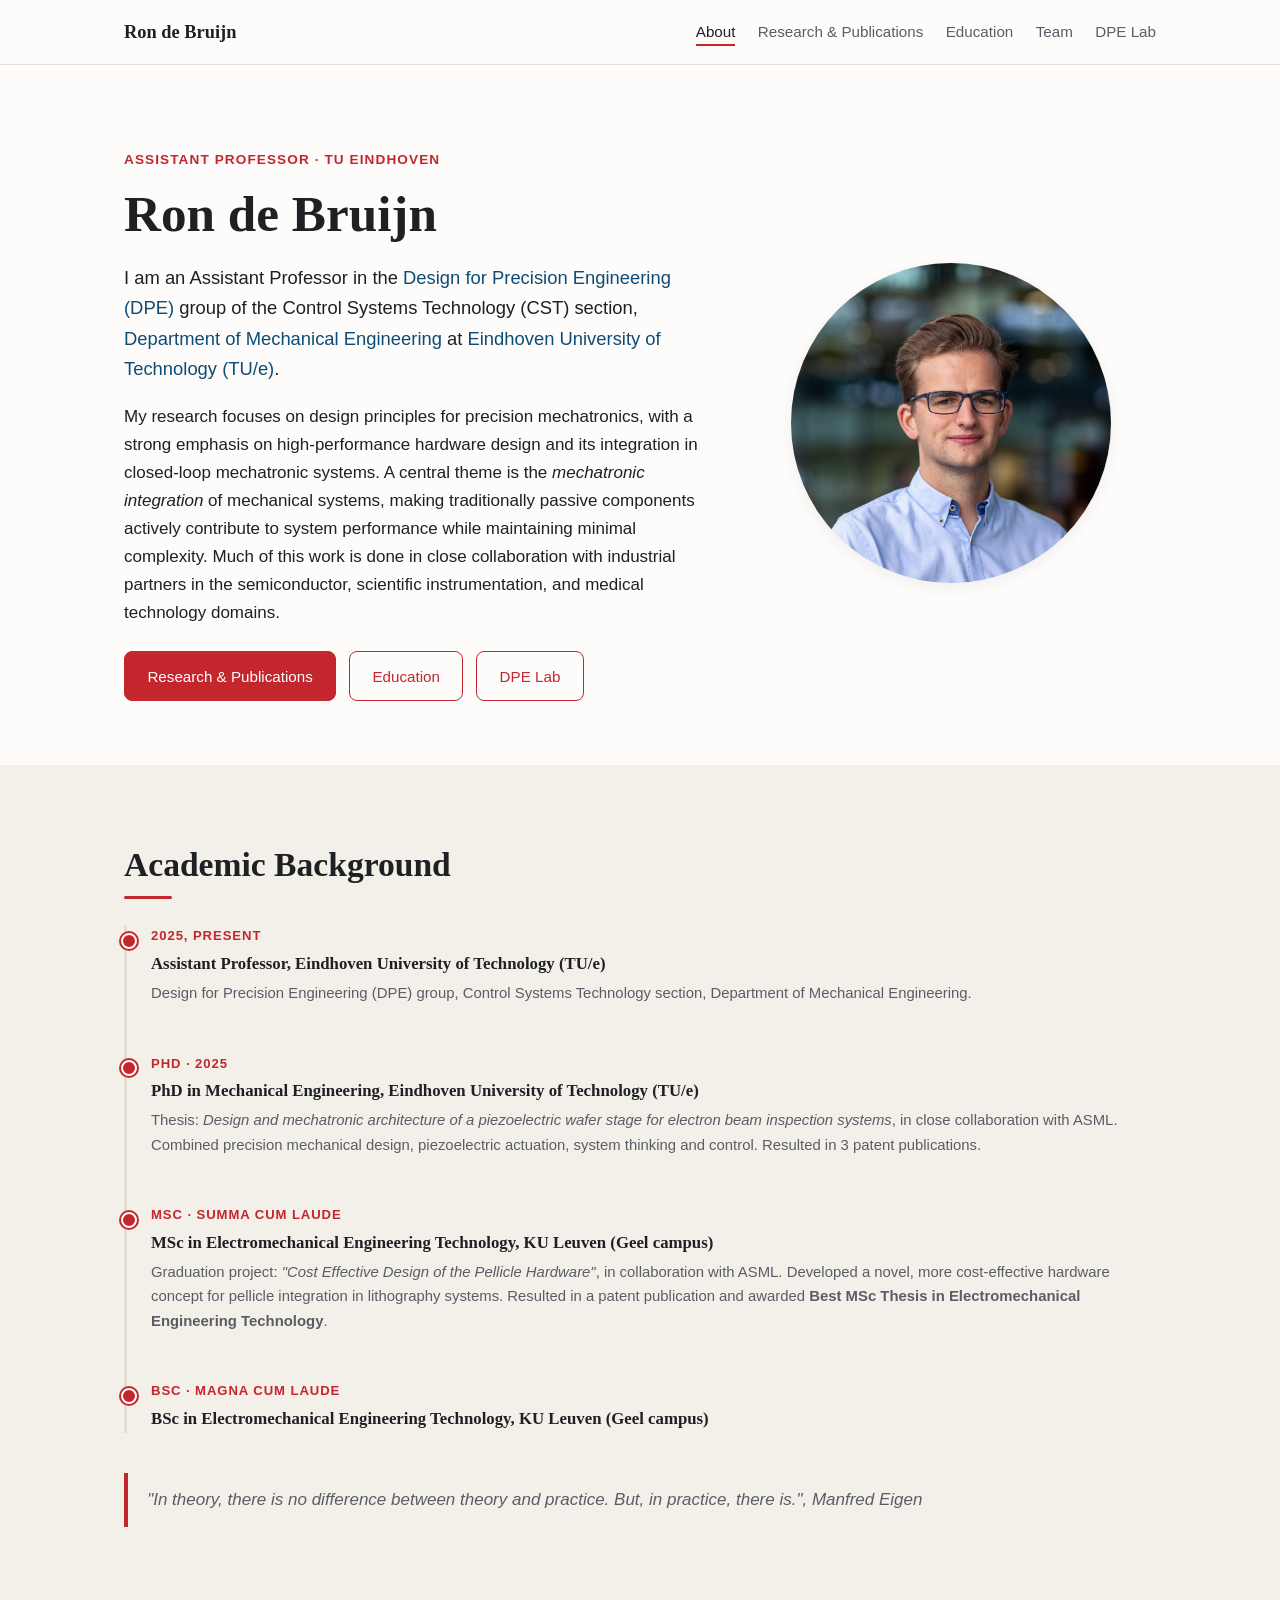
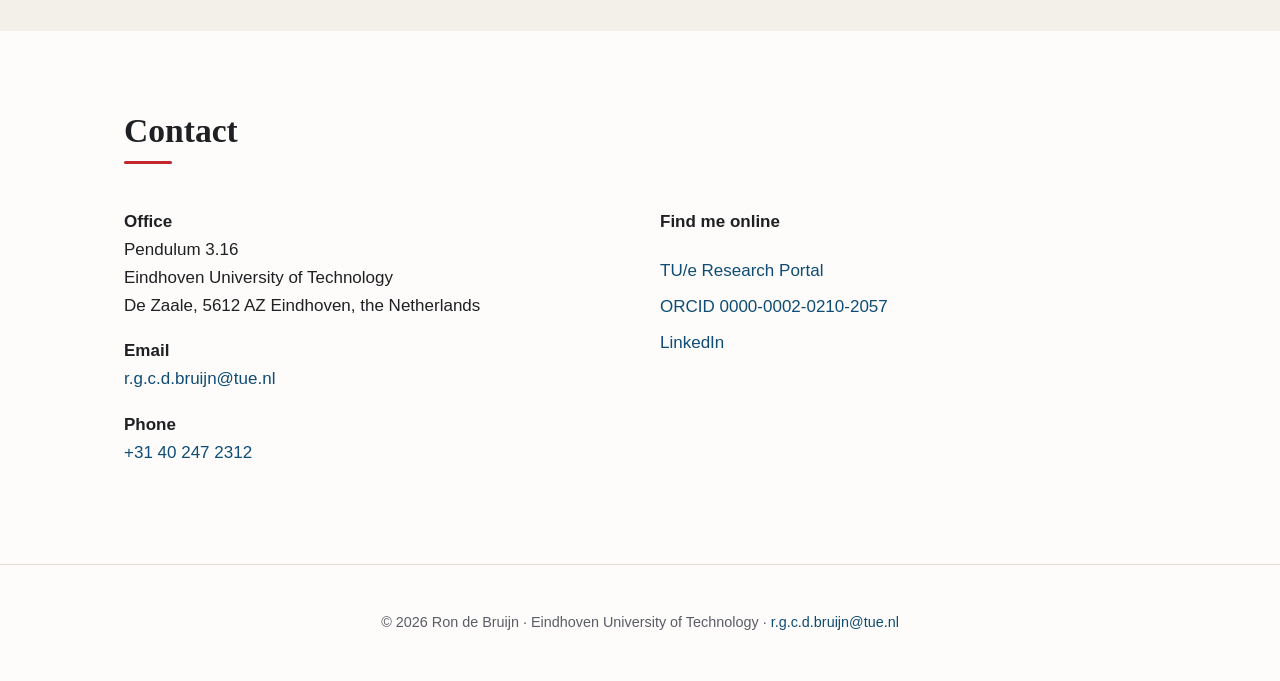
<file: index.html>
<!DOCTYPE html>
<html lang="en">
<head>
  <meta charset="UTF-8" />
  <meta name="viewport" content="width=device-width, initial-scale=1.0" />
  <title>Ron de Bruijn, Assistant Professor, TU/e</title>
  <meta name="description" content="Personal website of Ron de Bruijn, Assistant Professor in Design for Precision Engineering at Eindhoven University of Technology (TU/e)." />
  <meta name="author" content="Ron de Bruijn" />
  <meta property="og:title" content="Ron de Bruijn, Assistant Professor, TU/e" />
  <meta property="og:description" content="Assistant Professor in Design for Precision Engineering, Mechanical Engineering, TU Eindhoven." />
  <meta property="og:type" content="website" />
  <meta property="og:url" content="https://rondebruijn.eu/" />
  <link rel="icon" href="data:image/svg+xml,<svg xmlns='http://www.w3.org/2000/svg' viewBox='0 0 100 100'><text y='.9em' font-size='90'>📘</text></svg>" />
  <link rel="stylesheet" href="styles.css" />
</head>
<body>
  <header class="site-header">
    <div class="container nav-wrap">
      <a href="index.html" class="brand">Ron de Bruijn</a>
      <nav aria-label="Primary">
        <ul class="nav">
          <li><a href="index.html" class="active">About</a></li>
          <li><a href="research.html">Research &amp; Publications</a></li>
          <li><a href="education.html">Education</a></li>
          <li><a href="team.html">Team</a></li>
          <li><a href="dpe-lab.html">DPE Lab</a></li>
        </ul>
      </nav>
      <button class="nav-toggle" aria-label="Toggle menu" aria-expanded="false">
        <span></span><span></span><span></span>
      </button>
    </div>
  </header>

  <main>

    <!-- Hero -->
    <section class="hero">
      <div class="container hero-grid">
        <div class="hero-text">
          <p class="eyebrow">Assistant Professor · TU Eindhoven</p>
          <h1>Ron de Bruijn</h1>
          <p class="lede">
            I am an Assistant Professor in the <a href="dpe-lab.html">Design for Precision Engineering (DPE)</a> group
            of the Control Systems Technology (CST) section, <a href="https://www.tue.nl/en/our-university/departments/mechanical-engineering/" target="_blank" rel="noopener">Department of Mechanical Engineering</a>
            at <a href="https://www.tue.nl/" target="_blank" rel="noopener">Eindhoven University of Technology (TU/e)</a>.
          </p>
          <p>
            My research focuses on design principles for precision mechatronics, with a strong emphasis
            on high-performance hardware design and its integration in closed-loop mechatronic systems.
            A central theme is the <em>mechatronic integration</em> of mechanical systems, making traditionally
            passive components actively contribute to system performance while maintaining minimal complexity.
            Much of this work is done in close collaboration with industrial partners in the semiconductor,
            scientific instrumentation, and medical technology domains.
          </p>
          <div class="cta-row">
            <a class="btn" href="research.html">Research &amp; Publications</a>
            <a class="btn btn-ghost" href="education.html">Education</a>
            <a class="btn btn-ghost" href="dpe-lab.html">DPE Lab</a>
          </div>
        </div>
        <div class="hero-photo">
          <img src="assets/photo.jpg" alt="Portrait of Ron de Bruijn" />
        </div>
      </div>
    </section>

    <!-- Academic Background -->
    <section class="section section-alt">
      <div class="container">
        <h2>Academic Background</h2>
        <ul class="timeline">
          <li>
            <span class="timeline-year">2025, Present</span>
            <span class="timeline-title">Assistant Professor, Eindhoven University of Technology (TU/e)</span>
            <p class="timeline-meta">
              Design for Precision Engineering (DPE) group, Control Systems Technology section,
              Department of Mechanical Engineering.
            </p>
          </li>
          <li>
            <span class="timeline-year">PhD · 2025</span>
            <span class="timeline-title">PhD in Mechanical Engineering, Eindhoven University of Technology (TU/e)</span>
            <p class="timeline-meta">
              Thesis: <em>Design and mechatronic architecture of a piezoelectric wafer stage for electron beam inspection systems</em>,
              in close collaboration with ASML. Combined precision mechanical design, piezoelectric actuation, system thinking and control.
              Resulted in 3 patent publications.
            </p>
          </li>
          <li>
            <span class="timeline-year">MSc · Summa Cum Laude</span>
            <span class="timeline-title">MSc in Electromechanical Engineering Technology, KU Leuven (Geel campus)</span>
            <p class="timeline-meta">
              Graduation project: <em>"Cost Effective Design of the Pellicle Hardware"</em>, in collaboration with ASML.
              Developed a novel, more cost-effective hardware concept for pellicle integration in lithography systems.
              Resulted in a patent publication and awarded <strong>Best MSc Thesis in Electromechanical Engineering Technology</strong>.
            </p>
          </li>
          <li>
            <span class="timeline-year">BSc · Magna Cum Laude</span>
            <span class="timeline-title">BSc in Electromechanical Engineering Technology, KU Leuven (Geel campus)</span>
            <p class="timeline-meta"></p>
          </li>
        </ul>

        <div class="callout" style="margin-top:2.5rem;">
          "In theory, there is no difference between theory and practice. But, in practice, there is.", Manfred Eigen
        </div>
      </div>
    </section>

    <!-- Contact -->
    <section id="contact" class="section">
      <div class="container">
        <h2>Contact</h2>
        <div class="contact-grid">
          <div>
            <p><strong>Office</strong><br>
              Pendulum 3.16<br>
              Eindhoven University of Technology<br>
              De Zaale, 5612 AZ Eindhoven, the Netherlands
            </p>
            <p><strong>Email</strong><br>
              <a href="mailto:r.g.c.d.bruijn@tue.nl">r.g.c.d.bruijn@tue.nl</a>
            </p>
            <p><strong>Phone</strong><br>
              <a href="tel:+31402472312">+31 40 247 2312</a>
            </p>
          </div>
          <div>
            <p><strong>Find me online</strong></p>
            <ul class="links">
              <li><a href="https://research.tue.nl/en/persons/ron-de-bruijn/" target="_blank" rel="noopener">TU/e Research Portal</a></li>
              <li><a href="https://orcid.org/0000-0002-0210-2057" target="_blank" rel="noopener">ORCID 0000-0002-0210-2057</a></li>
              <li><a href="https://www.linkedin.com/in/ron-de-bruijn/" target="_blank" rel="noopener">LinkedIn</a></li>
            </ul>
          </div>
        </div>
      </div>
    </section>

  </main>

  <footer class="site-footer">
    <div class="container">
      <p>© <span id="year"></span> Ron de Bruijn · Eindhoven University of Technology · <a href="mailto:r.g.c.d.bruijn@tue.nl">r.g.c.d.bruijn@tue.nl</a></p>
    </div>
  </footer>

  <script>
    document.getElementById('year').textContent = new Date().getFullYear();
    const toggle = document.querySelector('.nav-toggle');
    const nav    = document.querySelector('.nav');
    toggle.addEventListener('click', () => {
      const open = nav.classList.toggle('open');
      toggle.setAttribute('aria-expanded', open);
    });
    nav.addEventListener('click', e => {
      if (e.target.tagName === 'A') {
        nav.classList.remove('open');
        toggle.setAttribute('aria-expanded', 'false');
      }
    });
  </script>
</body>
</html>
                                                                                                                                                                                                                                                                                                                                                                                                                                                                                                                                                                                                                                                                                                                                                                                                                                                                                                                                                                                                
</file>
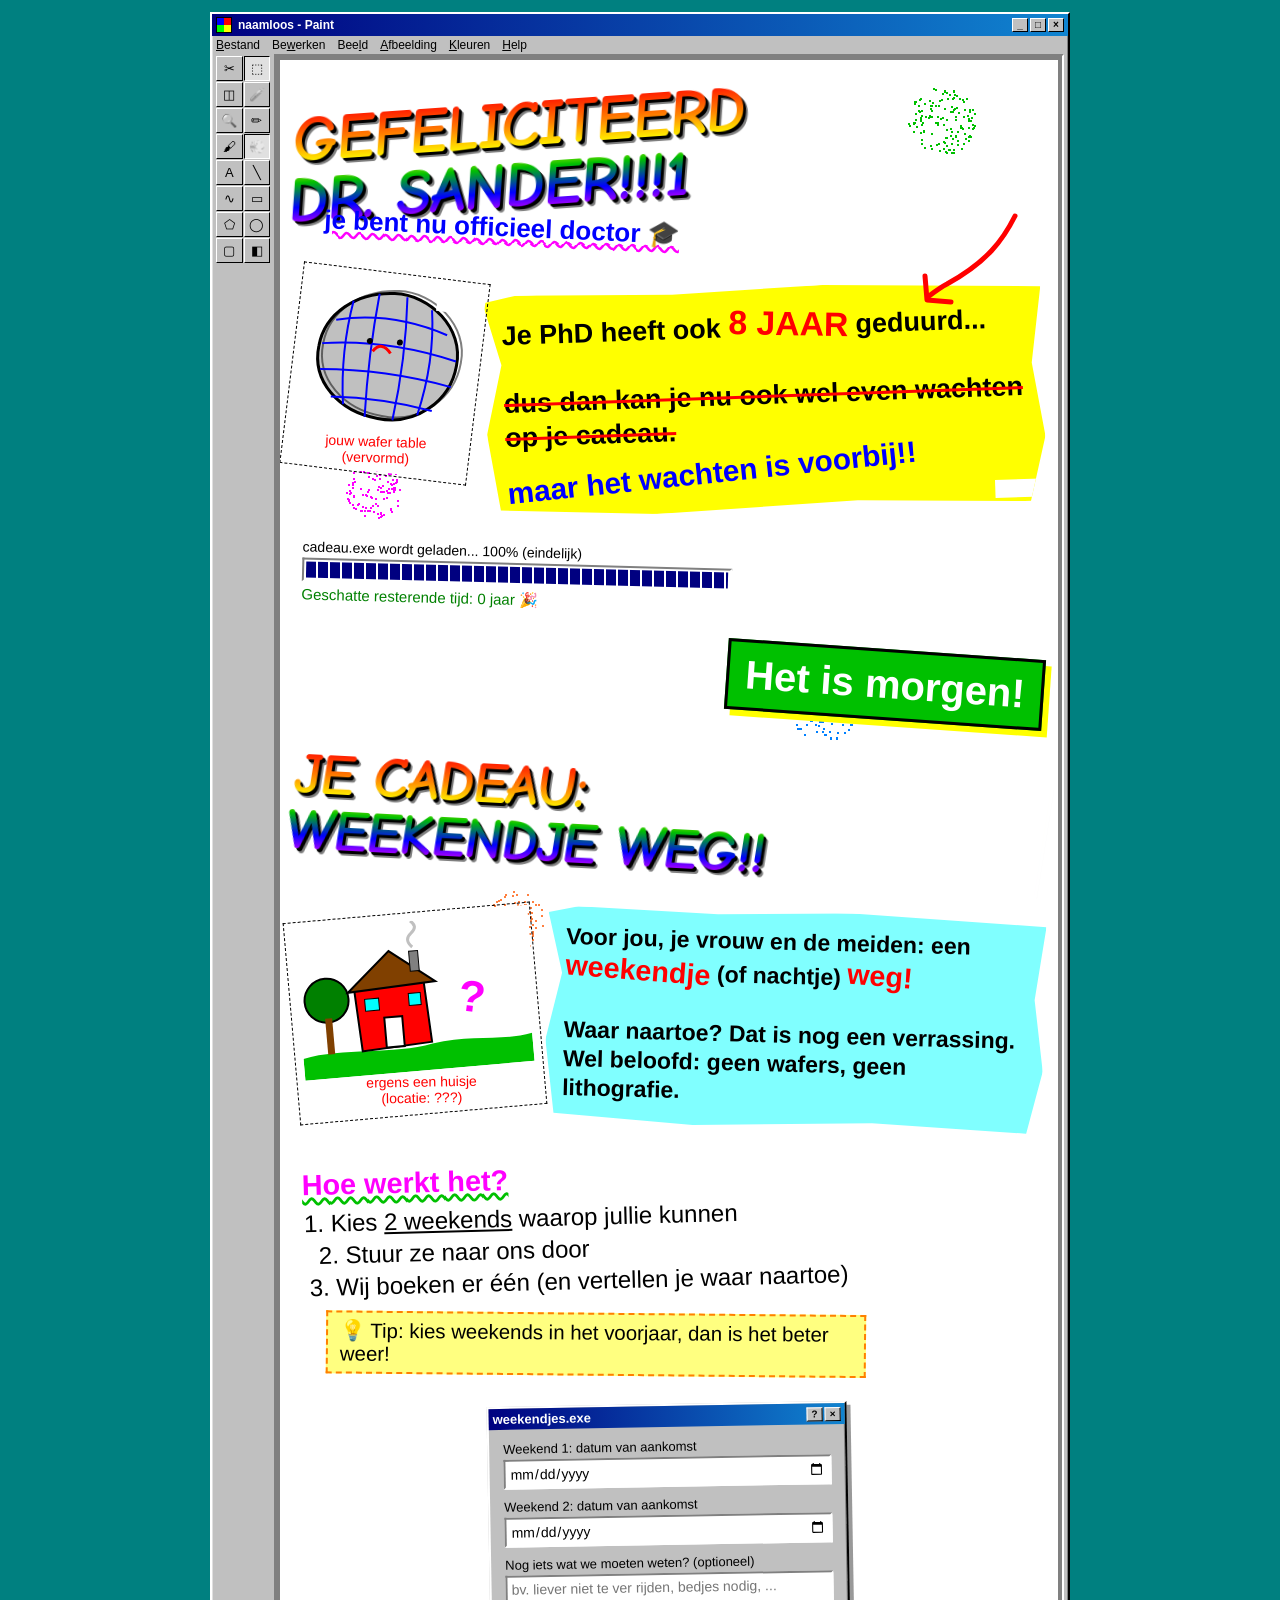
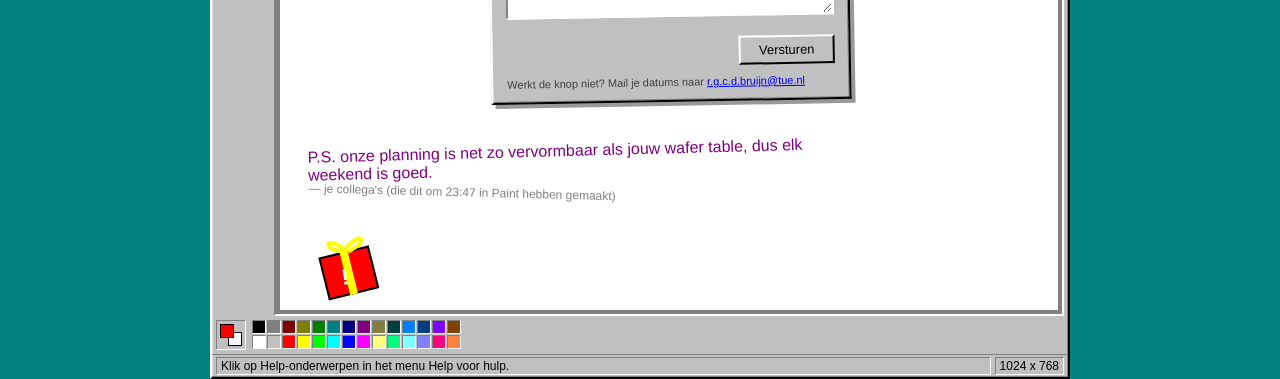
<file: hermanussen/index.html>
<!doctype html>
<html lang="nl">
<head>
<meta charset="utf-8">
<meta name="viewport" content="width=device-width, initial-scale=1">
<meta name="robots" content="noindex, nofollow">
<title>naamloos - Paint</title>
<link rel="preconnect" href="https://fonts.googleapis.com">
<link href="https://fonts.googleapis.com/css2?family=Comic+Neue:wght@400;700&display=swap" rel="stylesheet">
<style>
  :root { color-scheme: light; }
  * { box-sizing: border-box; }
  html, body { margin: 0; height: 100%; background: #008080; }
  body {
    font-family: "Comic Sans MS", "Comic Neue", "Chalkboard SE", cursive;
    display: flex; justify-content: center; align-items: flex-start;
    padding: 12px 8px;
  }
  /* ---------- Win98 Paint window ---------- */
  .win {
    width: 100%; max-width: 860px; background: #c0c0c0;
    border: 2px solid; border-color: #fff #000 #000 #fff;
    box-shadow: inset -1px -1px #808080, inset 1px 1px #dfdfdf;
    font-family: Tahoma, "MS Sans Serif", Arial, sans-serif; font-size: 12px;
  }
  .titlebar {
    background: linear-gradient(90deg, #000080, #1084d0); color: #fff; font-weight: bold;
    padding: 3px 4px; display: flex; align-items: center; gap: 6px;
  }
  .titlebar .ico { width: 16px; height: 16px; background:
    conic-gradient(red 0 25%, yellow 0 50%, lime 0 75%, blue 0); border: 1px solid #000; }
  .titlebar .ctrls { margin-left: auto; display: flex; gap: 2px; }
  .titlebar .ctrls span {
    width: 16px; height: 14px; background: #c0c0c0; color: #000; font-size: 10px; line-height: 12px;
    text-align: center; border: 1px solid; border-color: #fff #000 #000 #fff;
  }
  .menu { padding: 2px 4px; display: flex; gap: 12px; flex-wrap: wrap; }
  .menu u { text-decoration: underline; }
  .body { display: flex; gap: 4px; padding: 0 4px; }
  .tools {
    width: 54px; flex: none; display: grid; grid-template-columns: 1fr 1fr; gap: 1px; align-content: start;
    padding-top: 2px;
  }
  .tools span {
    height: 25px; background: #c0c0c0; border: 1px solid; border-color: #fff #000 #000 #fff;
    font-size: 13px; display: flex; align-items: center; justify-content: center; filter: grayscale(1);
  }
  .tools span.on { border-color: #000 #fff #fff #000; background: #e0e0e0; }
  .canvas-wrap {
    flex: 1; min-width: 0; background: #808080; padding: 4px;
    border: 2px solid; border-color: #808080 #fff #fff #808080; overflow: hidden;
  }
  .canvas {
    background: #fff; position: relative; overflow: hidden;
    padding: 18px 14px 40px; min-height: 900px;
  }
  .palette { display: flex; gap: 6px; padding: 4px; align-items: center; }
  .palette .cur { width: 30px; height: 30px; position: relative; border: 1px solid; border-color:#808080 #fff #fff #808080; }
  .palette .cur i { position: absolute; width: 14px; height: 14px; border: 1px solid #000; }
  .palette .cur i:first-child { background: #ff0000; left: 3px; top: 3px; z-index: 1; }
  .palette .cur i:last-child { background: #fff; left: 11px; top: 11px; }
  .swatches { display: grid; grid-template-columns: repeat(14, 14px); gap: 1px; }
  .swatches i { width: 14px; height: 14px; border: 1px solid; border-color: #808080 #fff #fff #808080; }
  .status { display: flex; border-top: 1px solid #808080; padding: 2px 4px; gap: 4px; }
  .status div { border: 1px solid; border-color: #808080 #fff #fff #808080; padding: 1px 4px; }
  .status div:first-child { flex: 1; }

  /* ---------- the "artwork" ---------- */
  .wordart {
    font-family: Impact, "Arial Black", "Comic Neue", sans-serif; font-weight: 900;
    font-size: clamp(30px, 8vw, 64px); line-height: .95; margin: 6px 0 0 -4px;
    transform: rotate(-4deg) skewX(-8deg);
    background: linear-gradient(180deg, #ff0000, #ff8000 25%, #ffff00 45%, #00c000 60%, #0000ff 80%, #ff00ff);
    -webkit-background-clip: text; background-clip: text; color: transparent;
    filter: drop-shadow(3px 3px 0 #000) drop-shadow(2px 2px 0 #808080);
    letter-spacing: -1px;
  }
  .sub {
    color: #0000ff; font-size: clamp(18px, 4.4vw, 26px); font-weight: 700;
    transform: rotate(2.5deg); margin: 14px 0 0 30px; text-decoration: underline wavy #ff00ff;
  }
  /* pasted selection: white rectangle + leftover marching ants */
  .pasted {
    position: relative; background: #fff; display: inline-block; padding: 6px;
    outline: 1px dashed #000; outline-offset: 2px; animation: ants .6s steps(2) infinite;
  }
  @keyframes ants { 50% { outline-color: #808080; } }
  .row { display: flex; gap: 10px; flex-wrap: wrap; align-items: flex-start; margin-top: 24px; }
  .wafer { transform: rotate(7deg); margin: 0 0 0 10px; z-index: 2; }
  .wafer figcaption { font-size: 14px; color: #ff0000; text-align: center; transform: rotate(-5deg); }
  .note {
    background: #ffff00; padding: 16px 18px 20px; flex: 1 1 280px; min-width: 240px;
    font-size: clamp(19px, 4.6vw, 27px); font-weight: 700; line-height: 1.25; color: #000;
    transform: rotate(-2deg); margin-top: 12px;
    clip-path: polygon(0 3%, 6% 0, 34% 2%, 61% 0, 100% 4%, 98% 38%, 100% 71%, 97% 100%, 66% 97%, 30% 100%, 2% 96%, 0 62%, 3% 31%);
    position: relative;
  }
  .note .big { color: #ff0000; font-size: 1.25em; display: inline-block; transform: rotate(3deg); }
  .eraser { position: absolute; background: #fff; }
  .loader { margin: 34px 0 0 8px; transform: rotate(1.5deg); max-width: 430px; }
  .loader .lbl { font-family: Tahoma, Arial, sans-serif; font-size: 14px; margin-bottom: 3px; }
  .bar {
    height: 24px; border: 2px solid; border-color: #808080 #fff #fff #808080; background: #fff; padding: 2px;
  }
  .bar i {
    display: block; height: 100%; width: 3%;
    background: repeating-linear-gradient(90deg, #000080 0 10px, transparent 10px 12px);
  }
  .loader .eta { font-size: 15px; color: #008000; margin-top: 4px; }
  .tomorrow {
    margin: 40px 0 0 auto; width: fit-content; max-width: 100%; padding: 10px 16px;
    font-size: clamp(22px, 6vw, 40px); font-weight: 700; color: #fff; background: #ff00ff;
    transform: rotate(-6deg); border: 3px solid #000; box-shadow: 6px 6px 0 #00ffff;
  }
  .foot {
    margin: 40px 0 0 14px; font-size: 16px; color: #800080; transform: rotate(-1.5deg); max-width: 520px;
  }
  .foot small { display: block; color: #808080; font-size: 12px; margin-top: 10px; transform: rotate(3deg); }
  .note s { text-decoration-thickness: 3px; text-decoration-color: #ff0000; }
  .scrawl { display: inline-block; color: #0000ff; font-size: 1.1em; transform: rotate(-4deg); margin-top: 6px; }
  .bar i.done { width: 100%; }
  .tomorrow.reveal { background: #00c000; box-shadow: 6px 6px 0 #ffff00; transform: rotate(4deg); }
  .wa2 { margin-top: 46px; transform: rotate(3deg) skewX(-6deg); font-size: clamp(28px, 7.5vw, 58px); }
  .farm-row { align-items: center; }
  .farm { transform: rotate(-5deg); margin-left: 6px; }
  .farm figcaption { font-size: 14px; color: #ff0000; text-align: center; transform: rotate(4deg); }
  .note2 { background: #80ffff; transform: rotate(1.5deg); font-size: clamp(17px, 4.2vw, 23px); }
  .howto {
    margin: 34px 0 0 10px; font-size: clamp(18px, 4.4vw, 24px); color: #000; transform: rotate(-1.5deg); max-width: 560px;
  }
  .howto b { color: #ff00ff; font-size: 1.2em; text-decoration: underline wavy #00c000; }
  .howto ol { margin: 8px 0 0; padding-left: 28px; }
  .tip { display: inline-block; margin: 14px 0 0 20px; padding: 6px 12px; background: #ffff80; border: 2px dashed #ff8000; font-size: .85em; transform: rotate(2deg); }
  .howto li { margin: 4px 0; }
  .howto li:nth-child(2) { margin-left: 14px; } .howto li:nth-child(3) { margin-left: 4px; }
  .form-win { margin: 28px auto 0; transform: rotate(-1deg); max-width: 400px; animation: none; position: relative; z-index: 3; }
  .form-body { padding: 12px 14px 12px; display: grid; gap: 10px; }
  .form-body label { display: grid; gap: 3px; }
  .form-body input, .form-body textarea {
    font: 14px Tahoma, Arial, sans-serif; padding: 4px; background: #fff; color: #000; width: 100%;
    border: 2px solid; border-color: #808080 #fff #fff #808080; border-radius: 0;
  }
  .form-body input:focus, .form-body textarea:focus { outline: 1px dotted #000; }
  .btns { display: flex; justify-content: flex-end; }
  .w98btn {
    font: 13px Tahoma, Arial, sans-serif; min-width: 96px; padding: 5px 12px; background: #c0c0c0; color: #000; cursor: pointer;
    border: 2px solid; border-color: #fff #000 #000 #fff; border-radius: 0;
  }
  .w98btn:active { border-color: #000 #fff #fff #000; }
  .err { color: #ff0000; min-height: 0; font-weight: bold; }
  .fallback { font-size: 11px; color: #404040; }
  .fallback a { color: #0000ff; word-break: break-all; }
  .doodle { position: absolute; pointer-events: none; }
  .gift { display: block; margin: 18px 0 -30px 18px; transform: rotate(-8deg); }
  .spray { position: absolute; inset: 0; pointer-events: none; }

  /* ---------- Win98 error dialog ---------- */
  .dlg-back { position: fixed; inset: 0; display: none; align-items: center; justify-content: center; padding: 16px; z-index: 10; }
  .dlg-back.show { display: flex; }
  .dlg {
    width: 100%; max-width: 360px; background: #c0c0c0;
    border: 2px solid; border-color: #fff #000 #000 #fff; box-shadow: inset -1px -1px #808080, 4px 4px 0 rgba(0,0,0,.4);
    font-family: Tahoma, "MS Sans Serif", Arial, sans-serif; font-size: 13px;
    animation: shake .4s;
  }
  @keyframes shake { 25% { transform: translateX(-6px); } 50% { transform: translateX(6px); } 75% { transform: translateX(-3px); } }
  .dlg .titlebar span:first-child { flex: 1; }
  .dlg .msg { display: flex; gap: 12px; padding: 16px 14px 8px; align-items: flex-start; }
  .dlg .x {
    flex: none; width: 32px; height: 32px; border-radius: 50%; background: #ff0000; color: #fff;
    font-weight: bold; font-size: 20px; display: flex; align-items: center; justify-content: center; border: 1px solid #800000;
  }
  .dlg .ok {
    margin: 6px auto 12px; width: 76px; text-align: center; padding: 3px 0; background: #c0c0c0; cursor: pointer;
    border: 2px solid; border-color: #fff #000 #000 #fff; outline: 1px dotted #000; outline-offset: -5px;
  }
  @media (max-width: 560px) {
    body { padding: 0; }
    .tools, .menu span:nth-child(n+4), .status div:nth-child(2) { display: none; }
    .swatches { grid-template-columns: repeat(14, 12px); } .swatches i { width: 12px; height: 12px; }
    .canvas { padding: 14px 10px 36px; }
  }
  @media (prefers-reduced-motion: reduce) { .pasted, .dlg { animation: none; } }
</style>
</head>
<body>
<div class="win">
  <div class="titlebar"><div class="ico"></div><span>naamloos - Paint</span>
    <div class="ctrls"><span>_</span><span>□</span><span>×</span></div></div>
  <div class="menu"><span><u>B</u>estand</span><span>Be<u>w</u>erken</span><span>Bee<u>l</u>d</span><span><u>A</u>fbeelding</span><span><u>K</u>leuren</span><span><u>H</u>elp</span></div>
  <div class="body">
    <div class="tools">
      <span>✂</span><span class="on">⬚</span><span>◫</span><span>🧪</span><span>🔍</span><span>✏</span>
      <span>🖌</span><span class="on">💨</span><span>A</span><span>╲</span><span>∿</span><span>▭</span>
      <span>⬠</span><span>◯</span><span>▢</span><span>◧</span>
    </div>
    <div class="canvas-wrap">
      <div class="canvas" id="canvas">
        <svg class="spray" id="spray" aria-hidden="true"></svg>

        <div class="wordart">GEFELICITEERD<br>DR. SANDER!!!1</div>
        <div class="sub">je bent nu officieel doctor 🎓</div>

        <div class="row">
          <figure class="pasted wafer" style="margin:0">
            <svg width="170" height="150" viewBox="0 0 170 150" aria-label="een slecht getekende vervormde wafer">
              <path d="M85 12 C120 9 158 38 155 76 C153 113 121 141 83 138 C44 136 13 109 16 73 C18 40 47 15 85 12 Z" fill="#c0c0c0" stroke="#000" stroke-width="3"/>
              <path d="M85 12 C120 9 158 38 155 76 C153 113 121 141 83 138 C44 136 13 109 16 73 C18 40 47 15 85 12 Z" fill="none" stroke="#000" stroke-width="2" transform="translate(4 -3)" opacity=".5"/>
              <g stroke="#0000ff" stroke-width="2" fill="none">
                <path d="M30 45 Q85 30 142 47"/><path d="M19 70 Q85 58 154 72"/><path d="M20 96 Q85 88 152 98"/><path d="M34 122 Q85 117 136 124"/>
                <path d="M45 24 Q38 75 47 128"/><path d="M70 14 Q66 75 70 138"/><path d="M98 14 Q104 75 98 138"/><path d="M124 24 Q133 75 122 130"/>
              </g>
              <path d="M70 72 q8 -12 18 0" stroke="#ff0000" stroke-width="3" fill="none"/>
              <circle cx="66" cy="62" r="3"/><circle cx="96" cy="60" r="3"/>
              <rect x="128" y="2" width="38" height="22" fill="#fff"/>
            </svg>
            <figcaption>jouw wafer table<br>(vervormd)</figcaption>
          </figure>

          <div class="note">
            Je PhD heeft ook <span class="big">8 JAAR</span> geduurd...<br><br>
            <s>dus dan kan je nu ook wel even wachten op je cadeau.</s>
            <span class="scrawl">maar het wachten is voorbij!!</span>
            <div class="eraser" style="right:6px;bottom:4px;width:46px;height:18px"></div>
          </div>
        </div>

        <div class="loader">
          <div class="lbl">cadeau.exe wordt geladen... 100% (eindelijk)</div>
          <div class="bar"><i class="done"></i></div>
          <div class="eta">Geschatte resterende tijd: 0 jaar 🎉</div>
        </div>

        <div class="tomorrow reveal">Het is morgen!</div>

        <div class="wordart wa2">JE CADEAU:<br>WEEKENDJE WEG!!</div>

        <div class="row farm-row">
          <figure class="pasted farm" style="margin:0">
            <svg width="230" height="150" viewBox="0 0 230 150" aria-label="een slecht getekend huisje">
              <text x="160" y="96" font-size="44" font-weight="bold" font-family="Arial" fill="#ff00ff" transform="rotate(12 175 80)">?</text>
              <path d="M0 128 C40 120 90 132 130 124 C170 118 200 128 230 122 L230 150 L0 150 Z" fill="#00c000"/>
              <circle cx="28" cy="72" r="22" fill="#008000" stroke="#000" stroke-width="2"/>
              <rect x="25" y="90" width="7" height="36" fill="#804000"/>
              <rect x="58" y="62" width="70" height="62" fill="#ff0000" stroke="#000" stroke-width="2" transform="rotate(-3 93 93)"/>
              <path d="M50 66 L94 28 L138 62 Z" fill="#804000" stroke="#000" stroke-width="2"/>
              <rect x="84" y="94" width="18" height="30" fill="#fff" stroke="#000" stroke-width="2"/>
              <rect x="66" y="74" width="14" height="12" fill="#00ffff" stroke="#000"/>
              <rect x="110" y="72" width="12" height="12" fill="#00ffff" stroke="#000"/>
              <rect x="114" y="30" width="9" height="20" fill="#808080" stroke="#000"/>
              <path d="M118 26 q-8 -8 0 -14 q8 -6 0 -12" stroke="#c0c0c0" stroke-width="3" fill="none"/>
            </svg>
            <figcaption>ergens een huisje<br>(locatie: ???)</figcaption>
          </figure>

          <div class="note note2">
            Voor jou, je vrouw en de meiden: een <span class="big">weekendje</span> (of nachtje) <span class="big">weg!</span><br><br>
            Waar naartoe? Dat is nog een verrassing. Wel beloofd: geen wafers, geen lithografie.
          </div>
        </div>

        <div class="howto">
          <b>Hoe werkt het?</b>
          <ol>
            <li>Kies <u>2 weekends</u> waarop jullie kunnen</li>
            <li>Stuur ze naar ons door</li>
            <li>Wij boeken er één (en vertellen je waar naartoe)</li>
          </ol>
          <div class="tip">💡 Tip: kies weekends in het voorjaar, dan is het beter weer!</div>
        </div>

        <form class="dlg form-win" id="datums" novalidate>
          <div class="titlebar"><span>weekendjes.exe</span><div class="ctrls"><span>?</span><span>×</span></div></div>
          <div class="form-body">
            <label>Weekend 1: datum van aankomst
              <input type="date" id="w1" required></label>
            <label>Weekend 2: datum van aankomst
              <input type="date" id="w2" required></label>
            <label>Nog iets wat we moeten weten? (optioneel)
              <textarea id="extra" rows="2" placeholder="bv. liever niet te ver rijden, bedjes nodig, ..."></textarea></label>
            <div class="err" id="err"></div>
            <div class="btns">
              <button type="submit" class="w98btn">Versturen</button>
            </div>
            <div class="fallback">Werkt de knop niet? Mail je datums naar <a id="mailtxt" href="#"></a></div>
          </div>
        </form>

        <div class="foot">
          P.S. onze planning is net zo vervormbaar als jouw wafer table, dus elk weekend is goed.
          <small>— je collega's (die dit om 23:47 in Paint hebben gemaakt)</small>
        </div>

        <!-- crooked hand-drawn doodles -->
        <svg class="doodle" style="right:4%;top:150px" width="120" height="110" viewBox="0 0 120 110" aria-hidden="true">
          <path d="M108 6 C96 30 80 52 40 74 C34 77 30 80 22 86" stroke="#ff0000" stroke-width="5" fill="none" stroke-linecap="round"/>
          <path d="M18 66 L20 90 L44 92" stroke="#ff0000" stroke-width="5" fill="none" stroke-linecap="round" stroke-linejoin="round"/>
        </svg>
        <svg class="gift" width="70" height="80" viewBox="0 0 70 80" aria-hidden="true">
          <rect x="10" y="32" width="50" height="42" fill="#ff0000" stroke="#000" stroke-width="2" transform="rotate(-6 35 53)"/>
          <rect x="31" y="31" width="8" height="44" fill="#ffff00" transform="rotate(-6 35 53)"/>
          <path d="M35 32 C20 10 8 26 33 31 C50 12 64 22 37 32" stroke="#ffff00" stroke-width="4" fill="none"/>
          <text x="27" y="64" font-size="22" font-weight="bold" fill="#fff" font-family="Arial">!</text>
        </svg>
      </div>
    </div>
  </div>
  <div class="palette">
    <div class="cur"><i></i><i></i></div>
    <div class="swatches" id="sw"></div>
  </div>
  <div class="status"><div>Klik op Help-onderwerpen in het menu Help voor hulp.</div><div>1024 x 768</div></div>
</div>

<div class="dlg-back" id="dlg" role="alertdialog" aria-labelledby="dlgmsg">
  <div class="dlg">
    <div class="titlebar"><span>cadeau.exe</span><div class="ctrls"><span>×</span></div></div>
    <div class="msg"><div class="x">×</div><div id="dlgmsg">Het cadeau kan niet worden gevonden.<br><br>Probeer morgen nog een keer.</div></div>
    <div class="ok" id="ok">OK</div>
  </div>
</div>

<script>
  // palette
  const cols = ["#000","#808080","#800000","#808000","#008000","#008080","#000080","#800080","#808040","#004040","#0080ff","#004080","#8000ff","#804000",
                "#fff","#c0c0c0","#ff0000","#ffff00","#00ff00","#00ffff","#0000ff","#ff00ff","#ffff80","#00ff80","#80ffff","#8080ff","#ff0080","#ff8040"];
  document.getElementById("sw").innerHTML = cols.map(c => `<i style="background:${c}"></i>`).join("");

  // spray-can splatter
  const sp = document.getElementById("spray"), cv = document.getElementById("canvas");
  function spray(cx, cy, r, color, n) {
    let s = "";
    for (let i = 0; i < n; i++) {
      const a = Math.random() * 6.283, d = Math.sqrt(Math.random()) * r;
      s += `<rect x="${(cx + Math.cos(a) * d).toFixed(0)}" y="${(cy + Math.sin(a) * d).toFixed(0)}" width="2" height="2" fill="${color}"/>`;
    }
    return s;
  }
  function paintSpray() {
    const w = cv.clientWidth;
    sp.setAttribute("width", w); sp.setAttribute("height", cv.clientHeight);
    sp.innerHTML = spray(w * .85, 60, 34, "#00c000", 140) + spray(w * .12, 430, 28, "#ff00ff", 110)
                 + spray(w * .7, 640, 40, "#0080ff", 150) + spray(w * .3, 860, 30, "#ff8040", 110);
  }
  paintSpray(); addEventListener("resize", paintSpray);

  // one-time pop-up: this time it's good news
  const dlg = document.getElementById("dlg"), msg = document.getElementById("dlgmsg");
  function pop(html, good) {
    msg.innerHTML = html;
    dlg.querySelector(".x").textContent = good ? "!" : "×";
    dlg.querySelector(".x").style.background = good ? "#00a000" : "#ff0000";
    dlg.classList.add("show");
  }
  function close() { dlg.classList.remove("show"); }
  document.getElementById("ok").addEventListener("click", close);
  dlg.querySelector(".ctrls span").addEventListener("click", close);
  setTimeout(() => pop("Update: het is morgen.<br><br>cadeau.exe is gevonden! Scroll naar beneden.", true), 2500);

  // dates -> pre-filled e-mail
  const MAILTO = "r.g.c.d.bruijn@tue.nl";
  const mt = document.getElementById("mailtxt");
  mt.textContent = MAILTO; mt.href = "mailto:" + MAILTO;
  const fmt = v => new Date(v + "T12:00").toLocaleDateString("nl-NL", { weekday: "long", day: "numeric", month: "long", year: "numeric" });
  document.getElementById("datums").addEventListener("submit", e => {
    e.preventDefault();
    const w1 = document.getElementById("w1").value, w2 = document.getElementById("w2").value;
    const extra = document.getElementById("extra").value.trim(), err = document.getElementById("err");
    if (!w1 || !w2) { err.textContent = "Fout: vul 2 weekends in. (1 is geen 2, dat weet zelfs een doctor)"; return; }
    if (w1 === w2) { err.textContent = "Fout: dat is twee keer hetzelfde weekend. Leuk geprobeerd."; return; }
    err.textContent = "";
    const body = "Hoi collega's,\n\nDeze weekends kunnen wij:\n"
      + "1. weekend vanaf " + fmt(w1) + "\n"
      + "2. weekend vanaf " + fmt(w2) + "\n"
      + (extra ? "\nVerder: " + extra + "\n" : "")
      + "\nGroetjes,\nSander";
    location.href = "mailto:" + MAILTO + "?subject=" + encodeURIComponent("Weekendje weg: onze datums")
      + "&body=" + encodeURIComponent(body);
    setTimeout(() => pop("Je mailprogramma gaat open met je datums erin.<br><br>Druk daar nog op verzenden!", true), 600);
  });
</script>
</body>
</html>
</file>
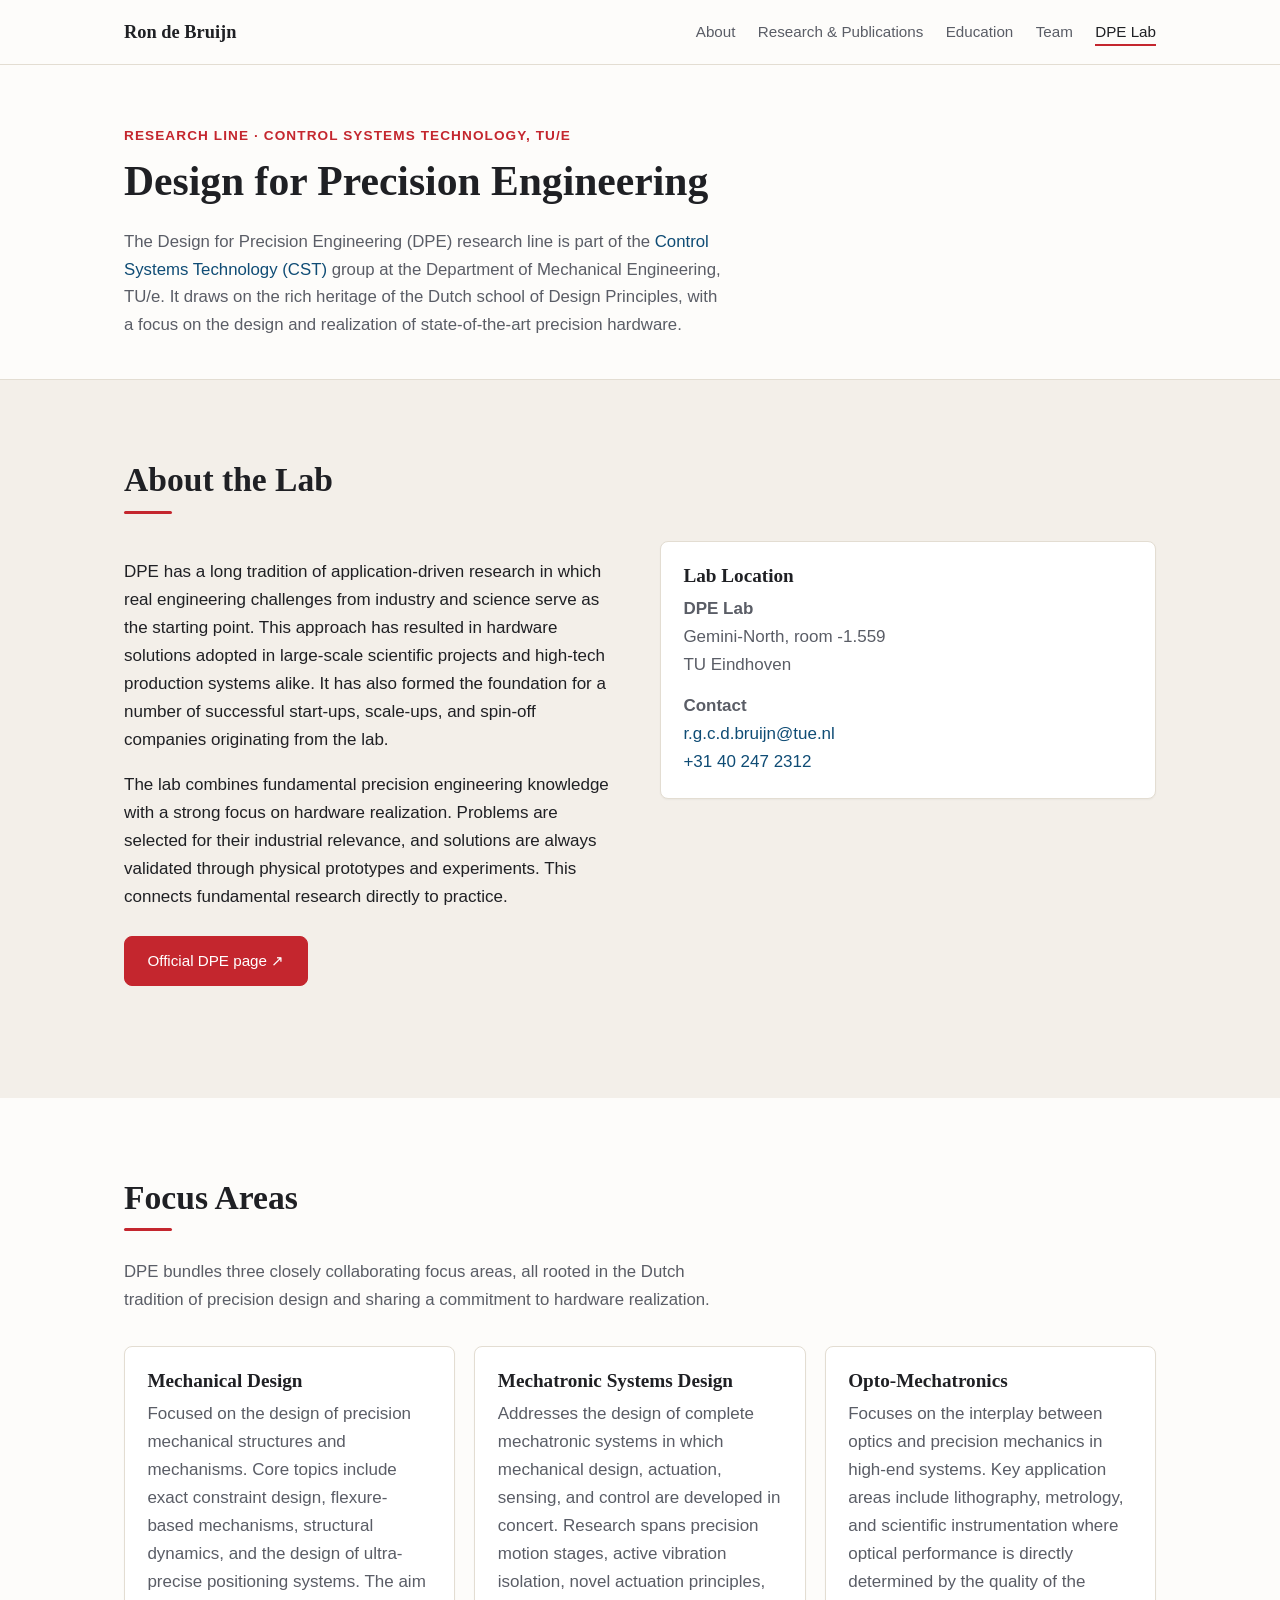
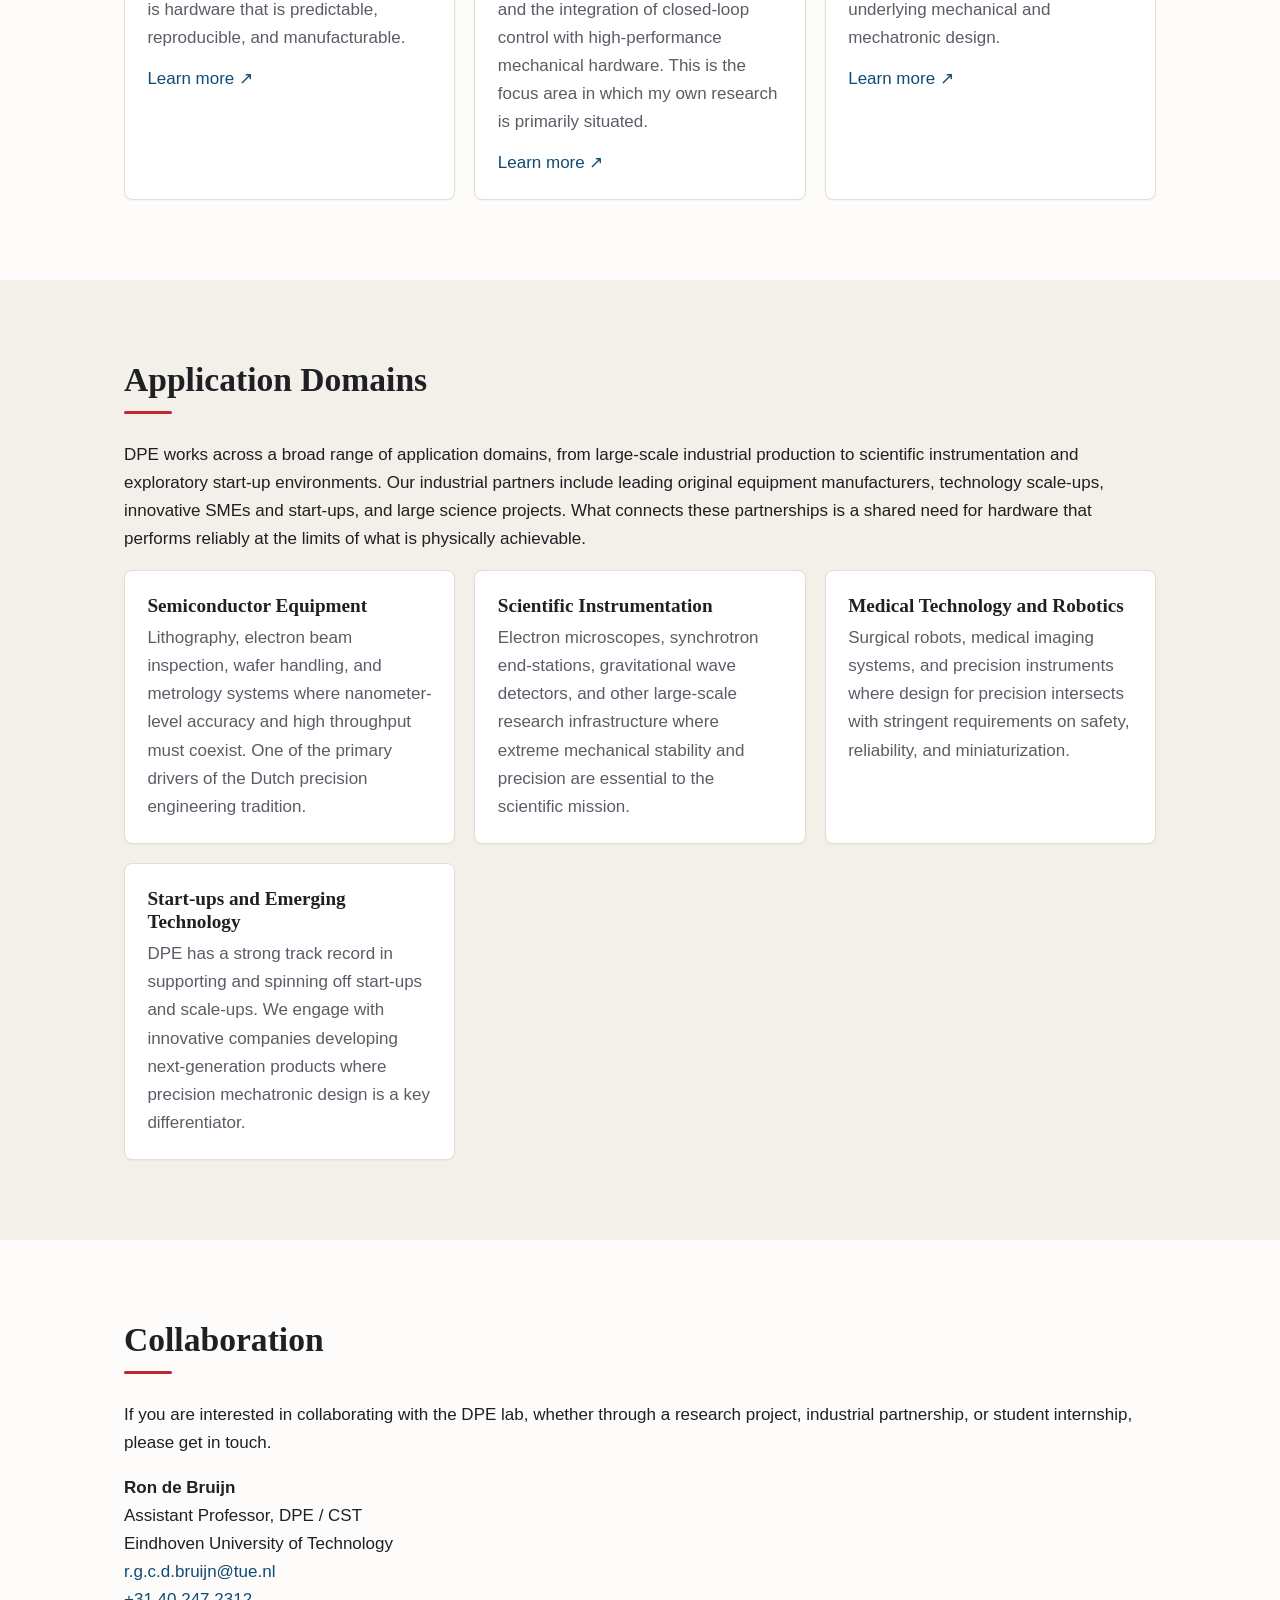
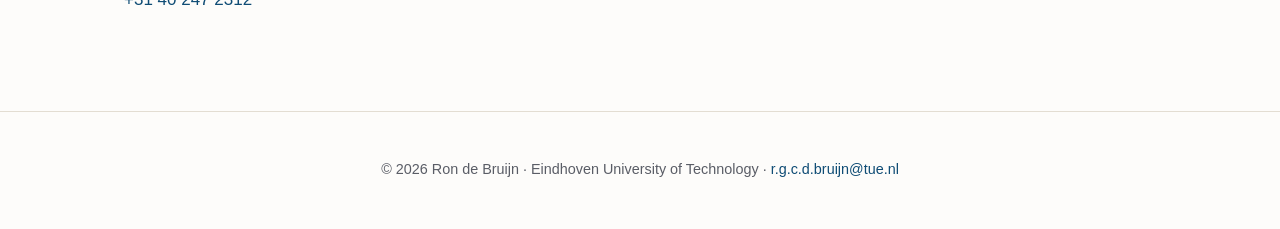
<file: dpe-lab.html>
<!DOCTYPE html>
<html lang="en">
<head>
  <meta charset="UTF-8" />
  <meta name="viewport" content="width=device-width, initial-scale=1.0" />
  <title>DPE Lab, Ron de Bruijn</title>
  <meta name="description" content="Design for Precision Engineering (DPE) research lab at TU/e, Control Systems Technology group, Mechanical Engineering." />
  <link rel="icon" href="data:image/svg+xml,<svg xmlns='http://www.w3.org/2000/svg' viewBox='0 0 100 100'><text y='.9em' font-size='90'>📘</text></svg>" />
  <link rel="stylesheet" href="styles.css" />
</head>
<body>
  <header class="site-header">
    <div class="container nav-wrap">
      <a href="index.html" class="brand">Ron de Bruijn</a>
      <nav aria-label="Primary">
        <ul class="nav">
          <li><a href="index.html">About</a></li>
          <li><a href="research.html">Research &amp; Publications</a></li>
          <li><a href="education.html">Education</a></li>
          <li><a href="team.html">Team</a></li>
          <li><a href="dpe-lab.html" class="active">DPE Lab</a></li>
        </ul>
      </nav>
      <button class="nav-toggle" aria-label="Toggle menu" aria-expanded="false">
        <span></span><span></span><span></span>
      </button>
    </div>
  </header>

  <main>

    <!-- Page intro -->
    <section class="page-intro section">
      <div class="container">
        <p class="eyebrow">Research Line &middot; Control Systems Technology, TU/e</p>
        <h1>Design for Precision Engineering</h1>
        <p class="section-lede">
          The Design for Precision Engineering (DPE) research line is part of the
          <a href="https://www.tue.nl/en/research/research-groups/control-systems-technology/" target="_blank" rel="noopener">Control Systems Technology (CST)</a>
          group at the Department of Mechanical Engineering, TU/e. It draws on the rich heritage of the Dutch school
          of Design Principles, with a focus on the design and realization of state-of-the-art precision hardware.
        </p>
      </div>
    </section>

    <!-- About the lab -->
    <section class="section section-alt">
      <div class="container">
        <h2>About the Lab</h2>
        <div class="two-col">
          <div>
            <p>
              DPE has a long tradition of application-driven research in which real engineering challenges
              from industry and science serve as the starting point. This approach has resulted in hardware
              solutions adopted in large-scale scientific projects and high-tech production systems alike.
              It has also formed the foundation for a number of successful start-ups, scale-ups, and
              spin-off companies originating from the lab.
            </p>
            <p>
              The lab combines fundamental precision engineering knowledge with a strong focus on hardware
              realization. Problems are selected for their industrial relevance, and solutions are always
              validated through physical prototypes and experiments. This connects fundamental research
              directly to practice.
            </p>
            <a class="btn" href="https://www.tue.nl/en/research/research-groups/control-systems-technology/design-for-precision-engineering" target="_blank" rel="noopener" style="display:inline-block; margin-top:.5rem;">
              Official DPE page &#8599;
            </a>
          </div>
          <div>
            <div class="card" style="height:auto;">
              <h3>Lab Location</h3>
              <p style="margin:0.5rem 0 0;">
                <strong>DPE Lab</strong><br>
                Gemini-North, room -1.559<br>
                TU Eindhoven
              </p>
              <p style="margin:0.8rem 0 0;">
                <strong>Contact</strong><br>
                <a href="mailto:r.g.c.d.bruijn@tue.nl">r.g.c.d.bruijn@tue.nl</a><br>
                <a href="tel:+31402472312">+31 40 247 2312</a>
              </p>
            </div>
          </div>
        </div>
      </div>
    </section>

    <!-- Three focus areas -->
    <section class="section">
      <div class="container">
        <h2>Focus Areas</h2>
        <p class="section-lede">
          DPE bundles three closely collaborating focus areas, all rooted in the Dutch tradition
          of precision design and sharing a commitment to hardware realization.
        </p>

        <div class="cards">
          <article class="card">
            <h3>Mechanical Design</h3>
            <p>
              Focused on the design of precision mechanical structures and mechanisms.
              Core topics include exact constraint design, flexure-based mechanisms,
              structural dynamics, and the design of ultra-precise positioning systems.
              The aim is hardware that is predictable, reproducible, and manufacturable.
            </p>
            <p style="margin-top:.8rem;">
              <a href="https://www.tue.nl/en/research/research-groups/control-systems-technology/design-for-precision-engineering/mechanical-design" target="_blank" rel="noopener">Learn more &#8599;</a>
            </p>
          </article>
          <article class="card">
            <h3>Mechatronic Systems Design</h3>
            <p>
              Addresses the design of complete mechatronic systems in which mechanical design,
              actuation, sensing, and control are developed in concert. Research spans precision
              motion stages, active vibration isolation, novel actuation principles, and the
              integration of closed-loop control with high-performance mechanical hardware.
              This is the focus area in which my own research is primarily situated.
            </p>
            <p style="margin-top:.8rem;">
              <a href="https://www.tue.nl/en/research/research-groups/control-systems-technology/design-for-precision-engineering/mechatronic-systems-design" target="_blank" rel="noopener">Learn more &#8599;</a>
            </p>
          </article>
          <article class="card">
            <h3>Opto-Mechatronics</h3>
            <p>
              Focuses on the interplay between optics and precision mechanics in high-end systems.
              Key application areas include lithography, metrology, and scientific instrumentation
              where optical performance is directly determined by the quality of the underlying
              mechanical and mechatronic design.
            </p>
            <p style="margin-top:.8rem;">
              <a href="https://www.tue.nl/en/research/research-groups/control-systems-technology/design-for-precision-engineering/opto-mechatronics" target="_blank" rel="noopener">Learn more &#8599;</a>
            </p>
          </article>
        </div>
      </div>
    </section>

    <!-- Application domains -->
    <section class="section section-alt">
      <div class="container">
        <h2>Application Domains</h2>
        <p>
          DPE works across a broad range of application domains, from large-scale industrial
          production to scientific instrumentation and exploratory start-up environments.
          Our industrial partners include leading original equipment manufacturers, technology
          scale-ups, innovative SMEs and start-ups, and large science projects.
          What connects these partnerships is a shared need for hardware that performs
          reliably at the limits of what is physically achievable.
        </p>
        <div class="cards">
          <article class="card">
            <h3>Semiconductor Equipment</h3>
            <p>
              Lithography, electron beam inspection, wafer handling, and metrology systems
              where nanometer-level accuracy and high throughput must coexist. One of the
              primary drivers of the Dutch precision engineering tradition.
            </p>
          </article>
          <article class="card">
            <h3>Scientific Instrumentation</h3>
            <p>
              Electron microscopes, synchrotron end-stations, gravitational wave detectors,
              and other large-scale research infrastructure where extreme mechanical stability
              and precision are essential to the scientific mission.
            </p>
          </article>
          <article class="card">
            <h3>Medical Technology and Robotics</h3>
            <p>
              Surgical robots, medical imaging systems, and precision instruments where
              design for precision intersects with stringent requirements on safety,
              reliability, and miniaturization.
            </p>
          </article>
          <article class="card">
            <h3>Start-ups and Emerging Technology</h3>
            <p>
              DPE has a strong track record in supporting and spinning off start-ups and
              scale-ups. We engage with innovative companies developing next-generation
              products where precision mechatronic design is a key differentiator.
            </p>
          </article>
        </div>
      </div>
    </section>

    <!-- Collaboration -->
    <section class="section">
      <div class="container">
        <h2>Collaboration</h2>
        <p>
          If you are interested in collaborating with the DPE lab, whether through a research project,
          industrial partnership, or student internship, please get in touch.
        </p>
        <p>
          <strong>Ron de Bruijn</strong><br>
          Assistant Professor, DPE / CST<br>
          Eindhoven University of Technology<br>
          <a href="mailto:r.g.c.d.bruijn@tue.nl">r.g.c.d.bruijn@tue.nl</a><br>
          <a href="tel:+31402472312">+31 40 247 2312</a>
        </p>
      </div>
    </section>

  </main>

  <footer class="site-footer">
    <div class="container">
      <p>&copy; <span id="year"></span> Ron de Bruijn &middot; Eindhoven University of Technology &middot; <a href="mailto:r.g.c.d.bruijn@tue.nl">r.g.c.d.bruijn@tue.nl</a></p>
    </div>
  </footer>

  <script>
    document.getElementById('year').textContent = new Date().getFullYear();
    const toggle = document.querySelector('.nav-toggle');
    const nav    = document.querySelector('.nav');
    toggle.addEventListener('click', () => {
      const open = nav.classList.toggle('open');
      toggle.setAttribute('aria-expanded', open);
    });
    nav.addEventListener('click', e => {
      if (e.target.tagName === 'A') {
        nav.classList.remove('open');
        toggle.setAttribute('aria-expanded', 'false');
      }
    });
  </script>
</body>
</html>
</file>
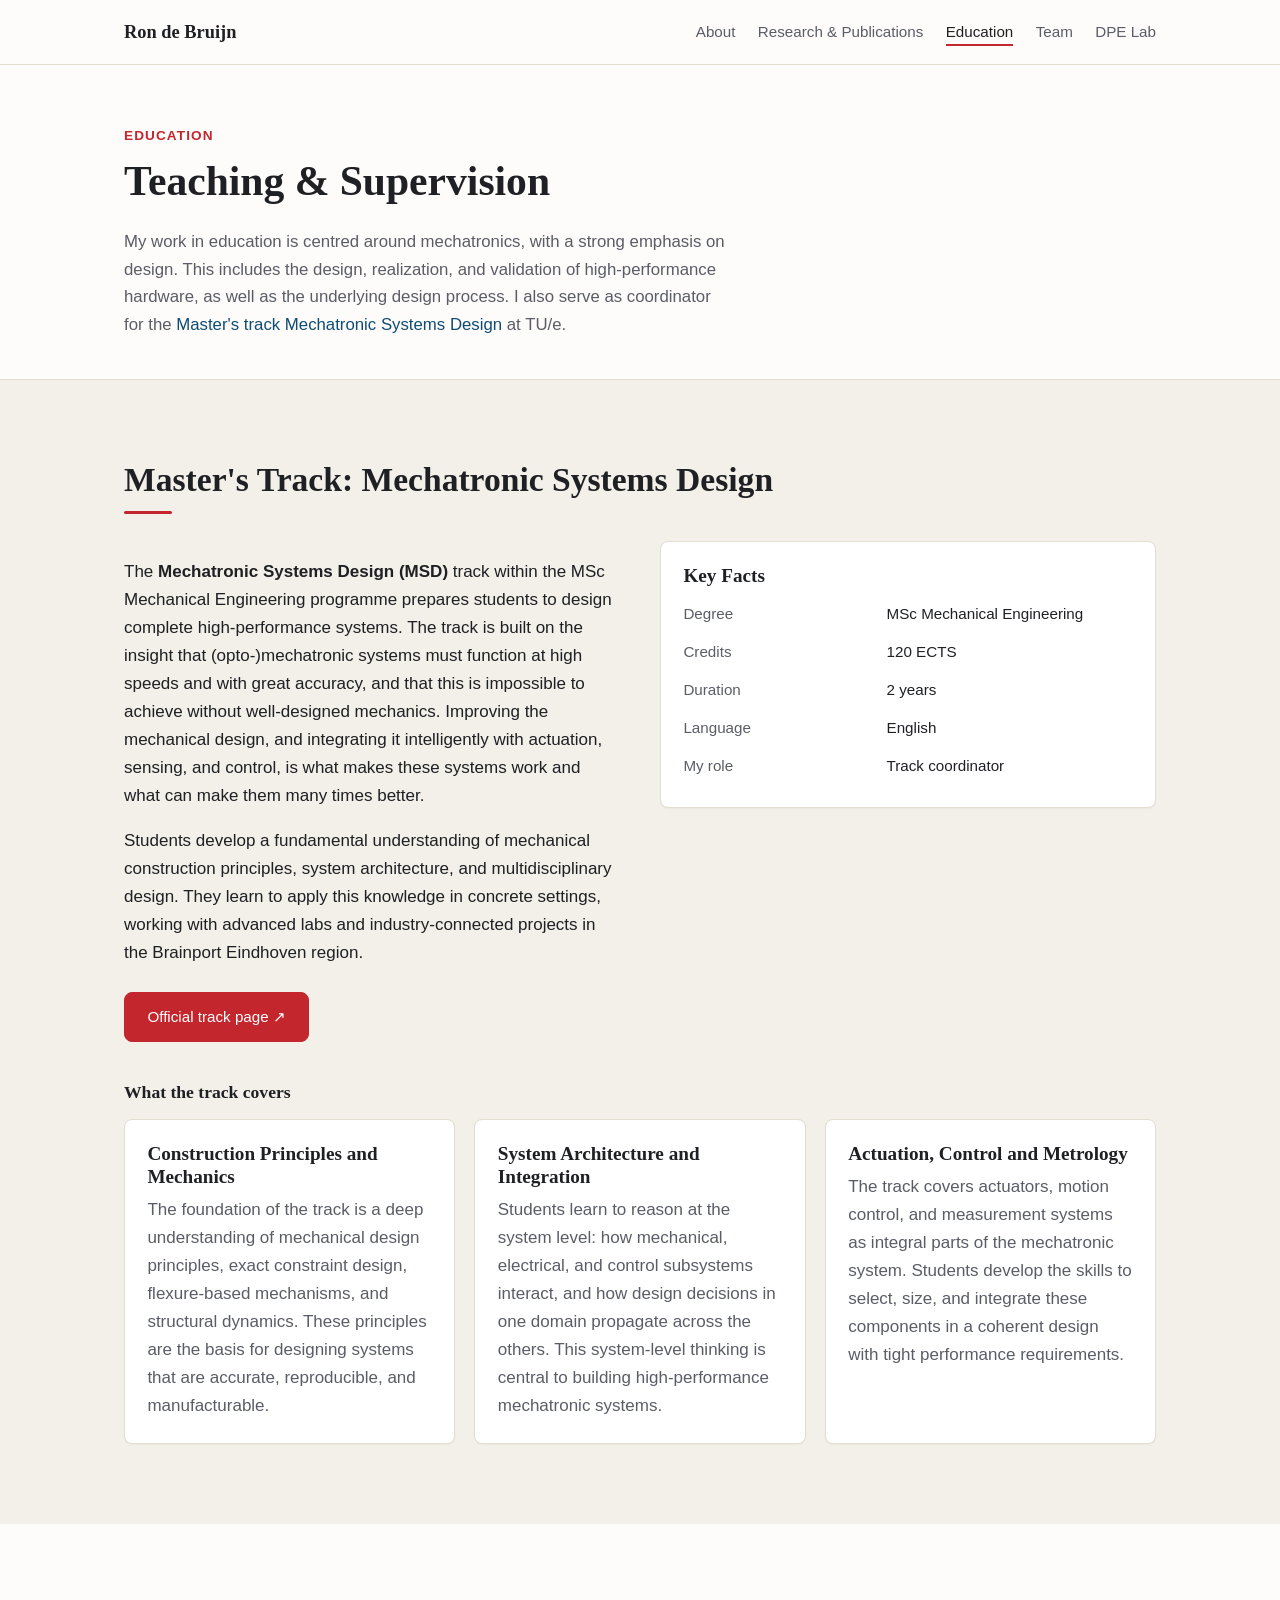
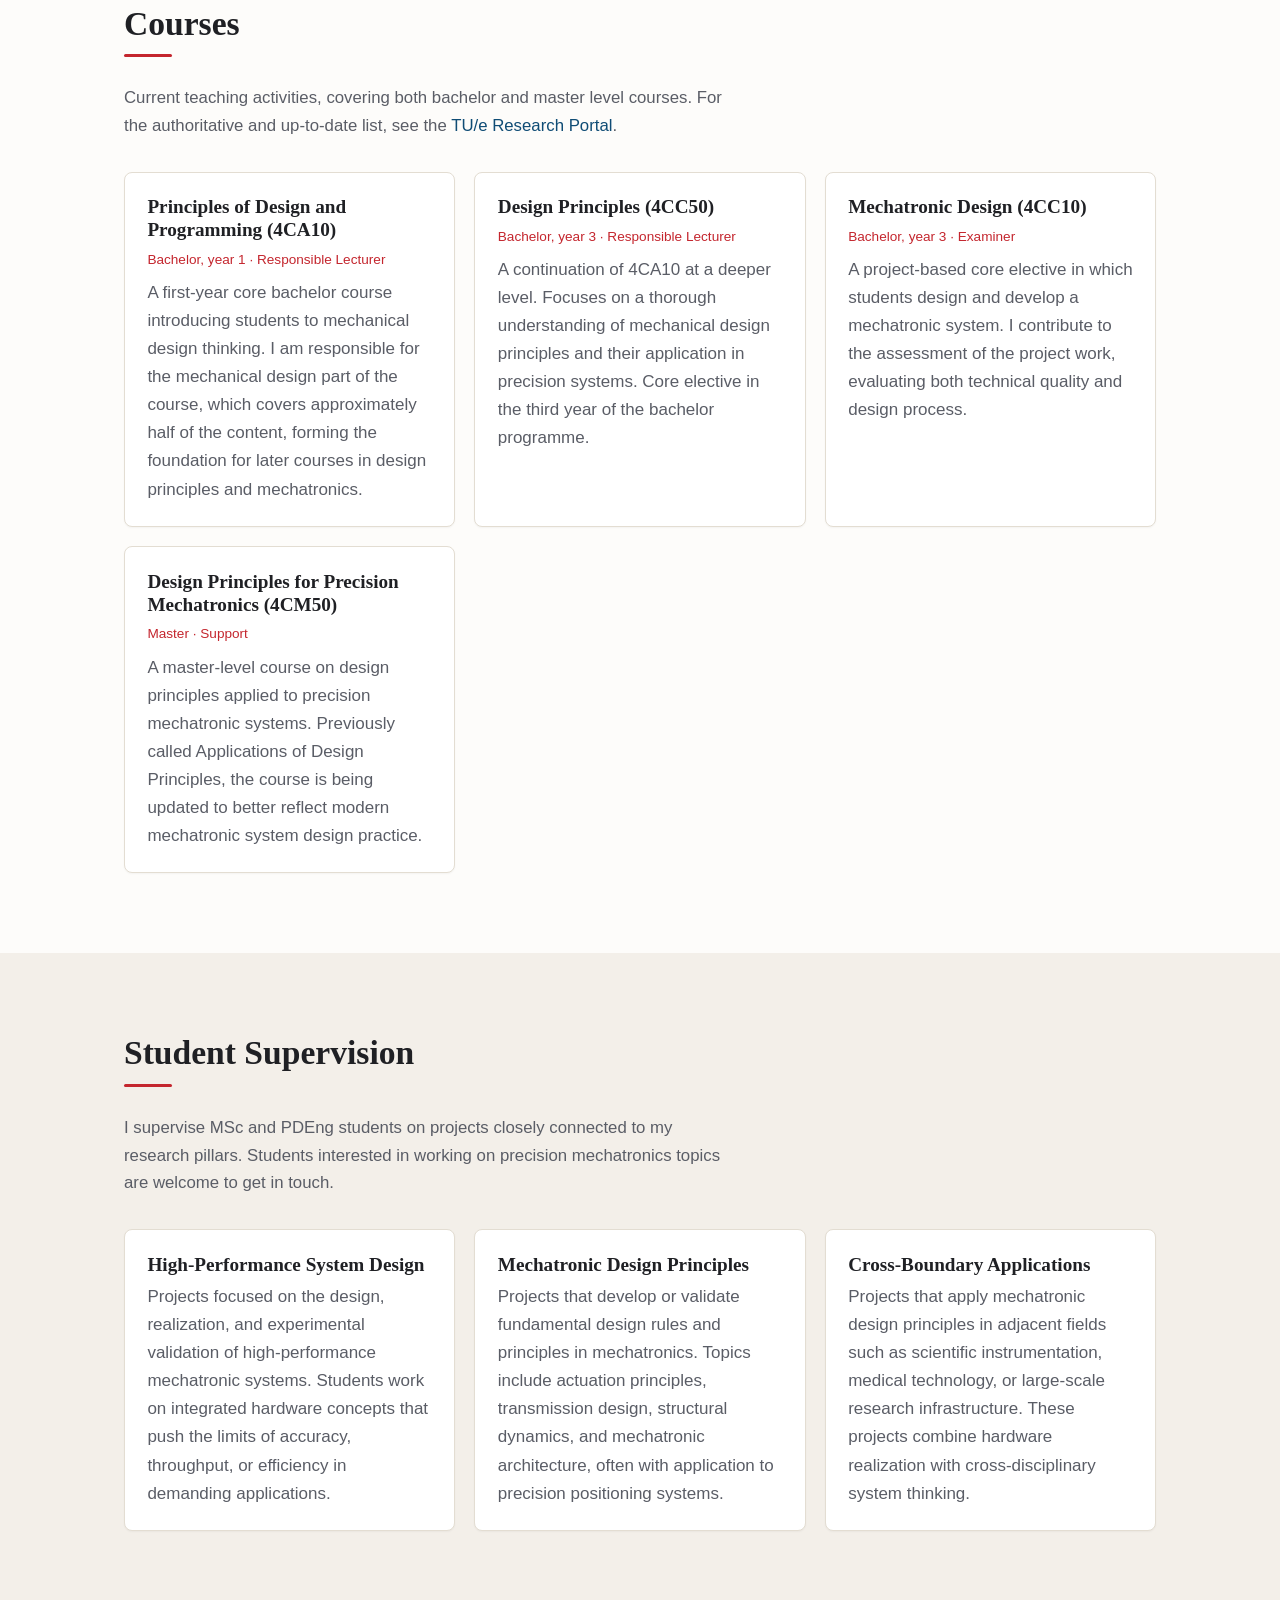
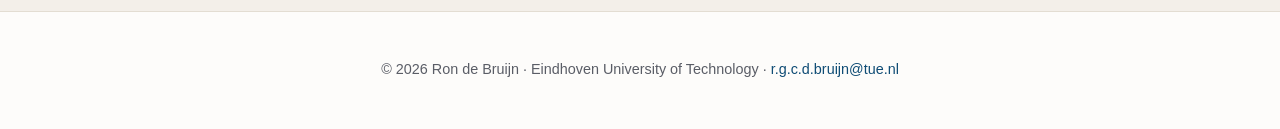
<file: education.html>
<!DOCTYPE html>
<html lang="en">
<head>
  <meta charset="UTF-8" />
  <meta name="viewport" content="width=device-width, initial-scale=1.0" />
  <title>Education, Ron de Bruijn</title>
  <meta name="description" content="Teaching and education activities of Ron de Bruijn at TU/e, Master's track Mechatronic Systems Design, courses, and student supervision." />
  <link rel="icon" href="data:image/svg+xml,<svg xmlns='http://www.w3.org/2000/svg' viewBox='0 0 100 100'><text y='.9em' font-size='90'>📘</text></svg>" />
  <link rel="stylesheet" href="styles.css" />
</head>
<body>
  <header class="site-header">
    <div class="container nav-wrap">
      <a href="index.html" class="brand">Ron de Bruijn</a>
      <nav aria-label="Primary">
        <ul class="nav">
          <li><a href="index.html">About</a></li>
          <li><a href="research.html">Research &amp; Publications</a></li>
          <li><a href="education.html" class="active">Education</a></li>
          <li><a href="team.html">Team</a></li>
          <li><a href="dpe-lab.html">DPE Lab</a></li>
        </ul>
      </nav>
      <button class="nav-toggle" aria-label="Toggle menu" aria-expanded="false">
        <span></span><span></span><span></span>
      </button>
    </div>
  </header>

  <main>

    <!-- Page intro -->
    <section class="page-intro section">
      <div class="container">
        <p class="eyebrow">Education</p>
        <h1>Teaching &amp; Supervision</h1>
        <p class="section-lede">
          My work in education is centred around mechatronics, with a strong emphasis on design.
          This includes the design, realization, and validation of high-performance hardware,
          as well as the underlying design process. I also serve as coordinator for the
          <a href="https://www.tue.nl/en/education/graduate-school/masters-track-mechatronic-systems-design" target="_blank" rel="noopener">Master's track Mechatronic Systems Design</a>
          at TU/e.
        </p>
      </div>
    </section>

    <!-- Master's track MSD -->
    <section class="section section-alt">
      <div class="container">
        <h2>Master's Track: Mechatronic Systems Design</h2>
        <div class="two-col">
          <div>
            <p>
              The <strong>Mechatronic Systems Design (MSD)</strong> track within the MSc Mechanical Engineering
              programme prepares students to design complete high-performance systems. The track is built on the
              insight that (opto-)mechatronic systems must function at high speeds and with great accuracy,
              and that this is impossible to achieve without well-designed mechanics. Improving the mechanical
              design, and integrating it intelligently with actuation, sensing, and control, is what makes
              these systems work and what can make them many times better.
            </p>
            <p>
              Students develop a fundamental understanding of mechanical construction principles,
              system architecture, and multidisciplinary design. They learn to apply this knowledge
              in concrete settings, working with advanced labs and industry-connected projects in
              the Brainport Eindhoven region.
            </p>
            <a class="btn" href="https://www.tue.nl/en/education/graduate-school/masters-track-mechatronic-systems-design" target="_blank" rel="noopener" style="display:inline-block; margin-top:.5rem;">
              Official track page &#8599;
            </a>
          </div>
          <div>
            <div class="card" style="height:auto;">
              <h3>Key Facts</h3>
              <table style="width:100%; border-collapse:collapse; font-size:.95rem; margin-top:.5rem;">
                <tr><td style="padding:.4rem 0; color:var(--text-muted); width:45%;">Degree</td><td>MSc Mechanical Engineering</td></tr>
                <tr><td style="padding:.4rem 0; color:var(--text-muted);">Credits</td><td>120 ECTS</td></tr>
                <tr><td style="padding:.4rem 0; color:var(--text-muted);">Duration</td><td>2 years</td></tr>
                <tr><td style="padding:.4rem 0; color:var(--text-muted);">Language</td><td>English</td></tr>
                <tr><td style="padding:.4rem 0; color:var(--text-muted);">My role</td><td>Track coordinator</td></tr>
              </table>
            </div>
          </div>
        </div>

        <h3 class="subhead">What the track covers</h3>
        <div class="cards">
          <article class="card">
            <h3>Construction Principles and Mechanics</h3>
            <p>
              The foundation of the track is a deep understanding of mechanical design principles,
              exact constraint design, flexure-based mechanisms, and structural dynamics. These principles
              are the basis for designing systems that are accurate, reproducible, and manufacturable.
            </p>
          </article>
          <article class="card">
            <h3>System Architecture and Integration</h3>
            <p>
              Students learn to reason at the system level: how mechanical, electrical, and control
              subsystems interact, and how design decisions in one domain propagate across the others.
              This system-level thinking is central to building high-performance mechatronic systems.
            </p>
          </article>
          <article class="card">
            <h3>Actuation, Control and Metrology</h3>
            <p>
              The track covers actuators, motion control, and measurement systems as integral parts
              of the mechatronic system. Students develop the skills to select, size, and integrate
              these components in a coherent design with tight performance requirements.
            </p>
          </article>
        </div>
      </div>
    </section>

    <!-- Courses -->
    <section class="section">
      <div class="container">
        <h2>Courses</h2>
        <p class="section-lede">
          Current teaching activities, covering both bachelor and master level courses.
          For the authoritative and up-to-date list, see the
          <a href="https://research.tue.nl/en/persons/ron-de-bruijn/courses/" target="_blank" rel="noopener">TU/e Research Portal</a>.
        </p>

        <div class="cards">
          <article class="card">
            <h3>Principles of Design and Programming (4CA10)</h3>
            <p class="meta">Bachelor, year 1 &middot; Responsible Lecturer</p>
            <p>
              A first-year core bachelor course introducing students to mechanical design thinking.
              I am responsible for the mechanical design part of the course, which covers approximately
              half of the content, forming the foundation for later courses in design principles
              and mechatronics.
            </p>
          </article>
          <article class="card">
            <h3>Design Principles (4CC50)</h3>
            <p class="meta">Bachelor, year 3 &middot; Responsible Lecturer</p>
            <p>
              A continuation of 4CA10 at a deeper level. Focuses on a thorough understanding of
              mechanical design principles and their application in precision systems. Core elective
              in the third year of the bachelor programme.
            </p>
          </article>
          <article class="card">
            <h3>Mechatronic Design (4CC10)</h3>
            <p class="meta">Bachelor, year 3 &middot; Examiner</p>
            <p>
              A project-based core elective in which students design and develop a mechatronic
              system. I contribute to the assessment of the project work, evaluating both
              technical quality and design process.
            </p>
          </article>
          <article class="card">
            <h3>Design Principles for Precision Mechatronics (4CM50)</h3>
            <p class="meta">Master &middot; Support</p>
            <p>
              A master-level course on design principles applied to precision mechatronic systems.
              Previously called Applications of Design Principles, the course is being updated to
              better reflect modern mechatronic system design practice.
            </p>
          </article>
        </div>
      </div>
    </section>

    <!-- Student supervision -->
    <section class="section section-alt">
      <div class="container">
        <h2>Student Supervision</h2>
        <p class="section-lede">
          I supervise MSc and PDEng students on projects closely connected to my research pillars.
          Students interested in working on precision mechatronics topics are welcome to get in touch.
        </p>
        <div class="cards">
          <article class="card">
            <h3>High-Performance System Design</h3>
            <p>
              Projects focused on the design, realization, and experimental validation of
              high-performance mechatronic systems. Students work on integrated hardware concepts
              that push the limits of accuracy, throughput, or efficiency in demanding applications.
            </p>
          </article>
          <article class="card">
            <h3>Mechatronic Design Principles</h3>
            <p>
              Projects that develop or validate fundamental design rules and principles in mechatronics.
              Topics include actuation principles, transmission design, structural dynamics, and
              mechatronic architecture, often with application to precision positioning systems.
            </p>
          </article>
          <article class="card">
            <h3>Cross-Boundary Applications</h3>
            <p>
              Projects that apply mechatronic design principles in adjacent fields such as
              scientific instrumentation, medical technology, or large-scale research infrastructure.
              These projects combine hardware realization with cross-disciplinary system thinking.
            </p>
          </article>
        </div>
      </div>
    </section>

  </main>

  <footer class="site-footer">
    <div class="container">
      <p>&copy; <span id="year"></span> Ron de Bruijn &middot; Eindhoven University of Technology &middot; <a href="mailto:r.g.c.d.bruijn@tue.nl">r.g.c.d.bruijn@tue.nl</a></p>
    </div>
  </footer>

  <script>
    document.getElementById('year').textContent = new Date().getFullYear();
    const toggle = document.querySelector('.nav-toggle');
    const nav    = document.querySelector('.nav');
    toggle.addEventListener('click', () => {
      const open = nav.classList.toggle('open');
      toggle.setAttribute('aria-expanded', open);
    });
    nav.addEventListener('click', e => {
      if (e.target.tagName === 'A') {
        nav.classList.remove('open');
        toggle.setAttribute('aria-expanded', 'false');
      }
    });
  </script>
</body>
</html>
</file>
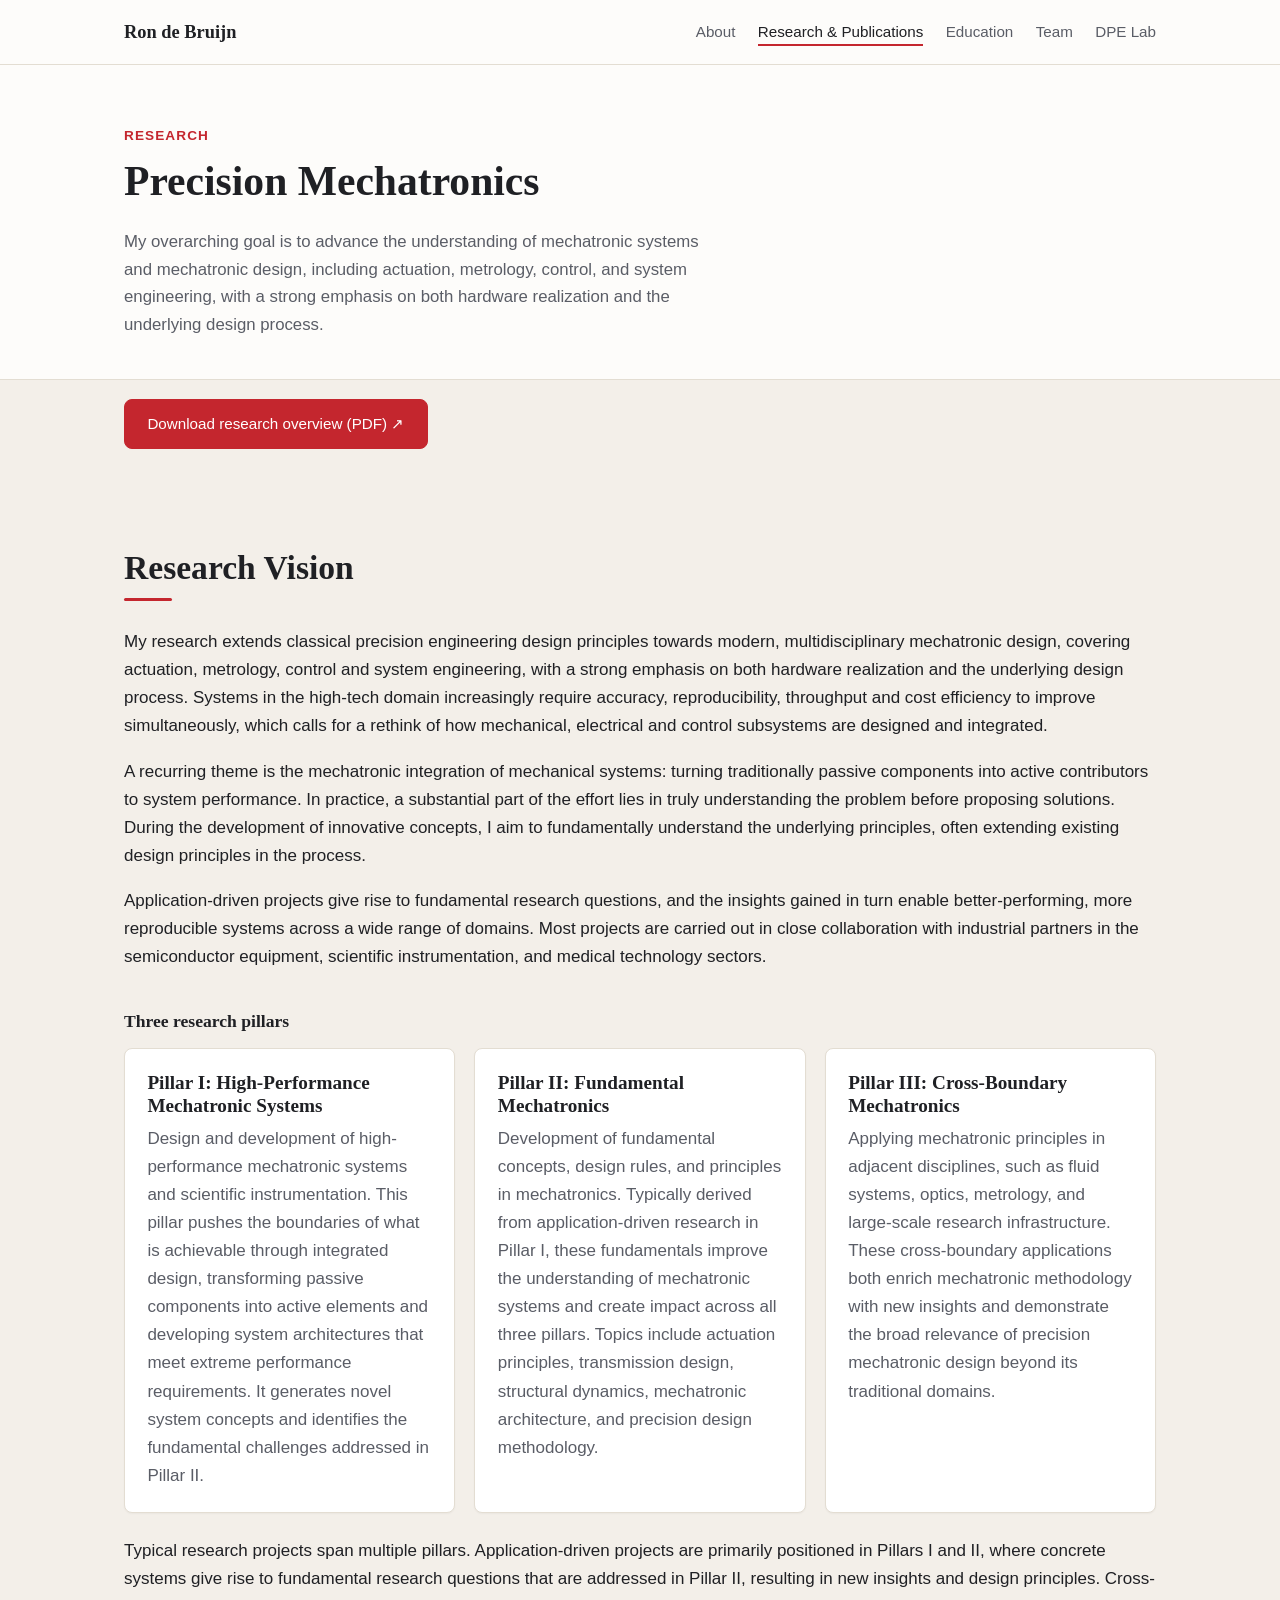
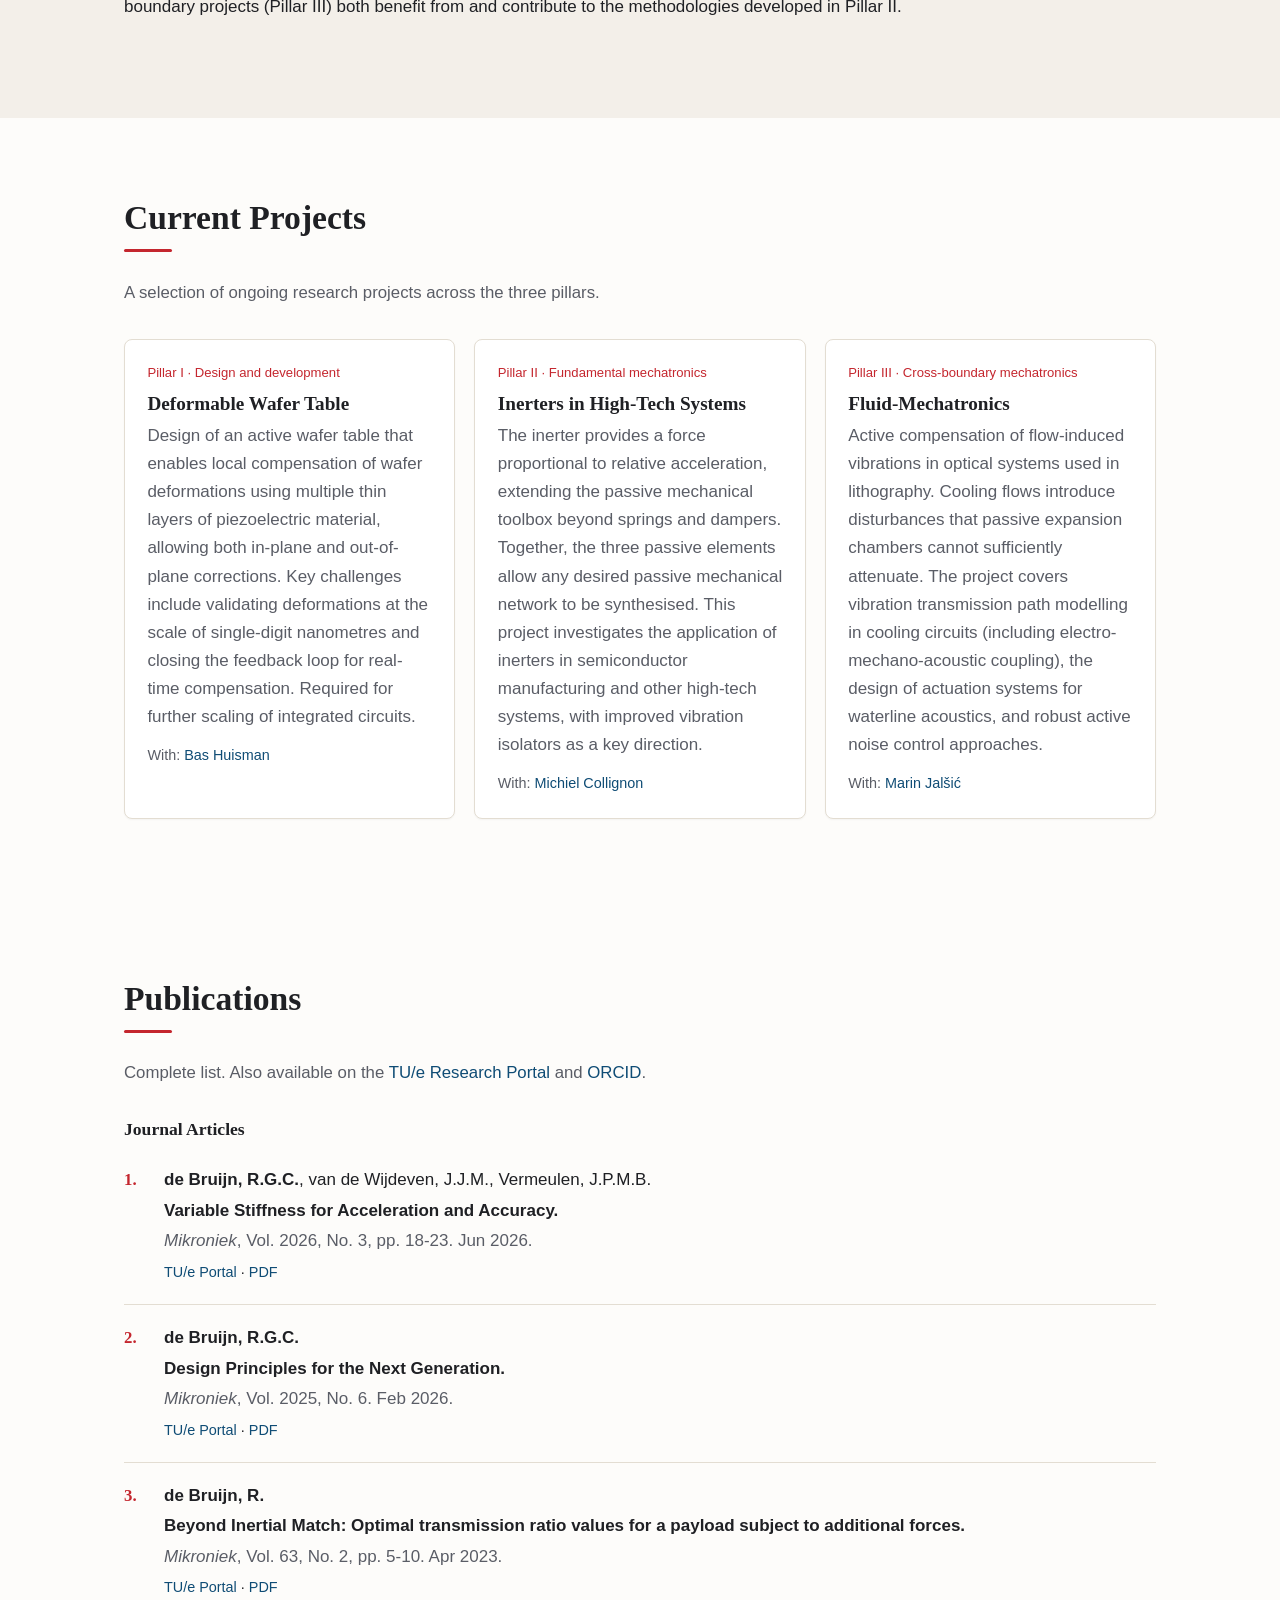
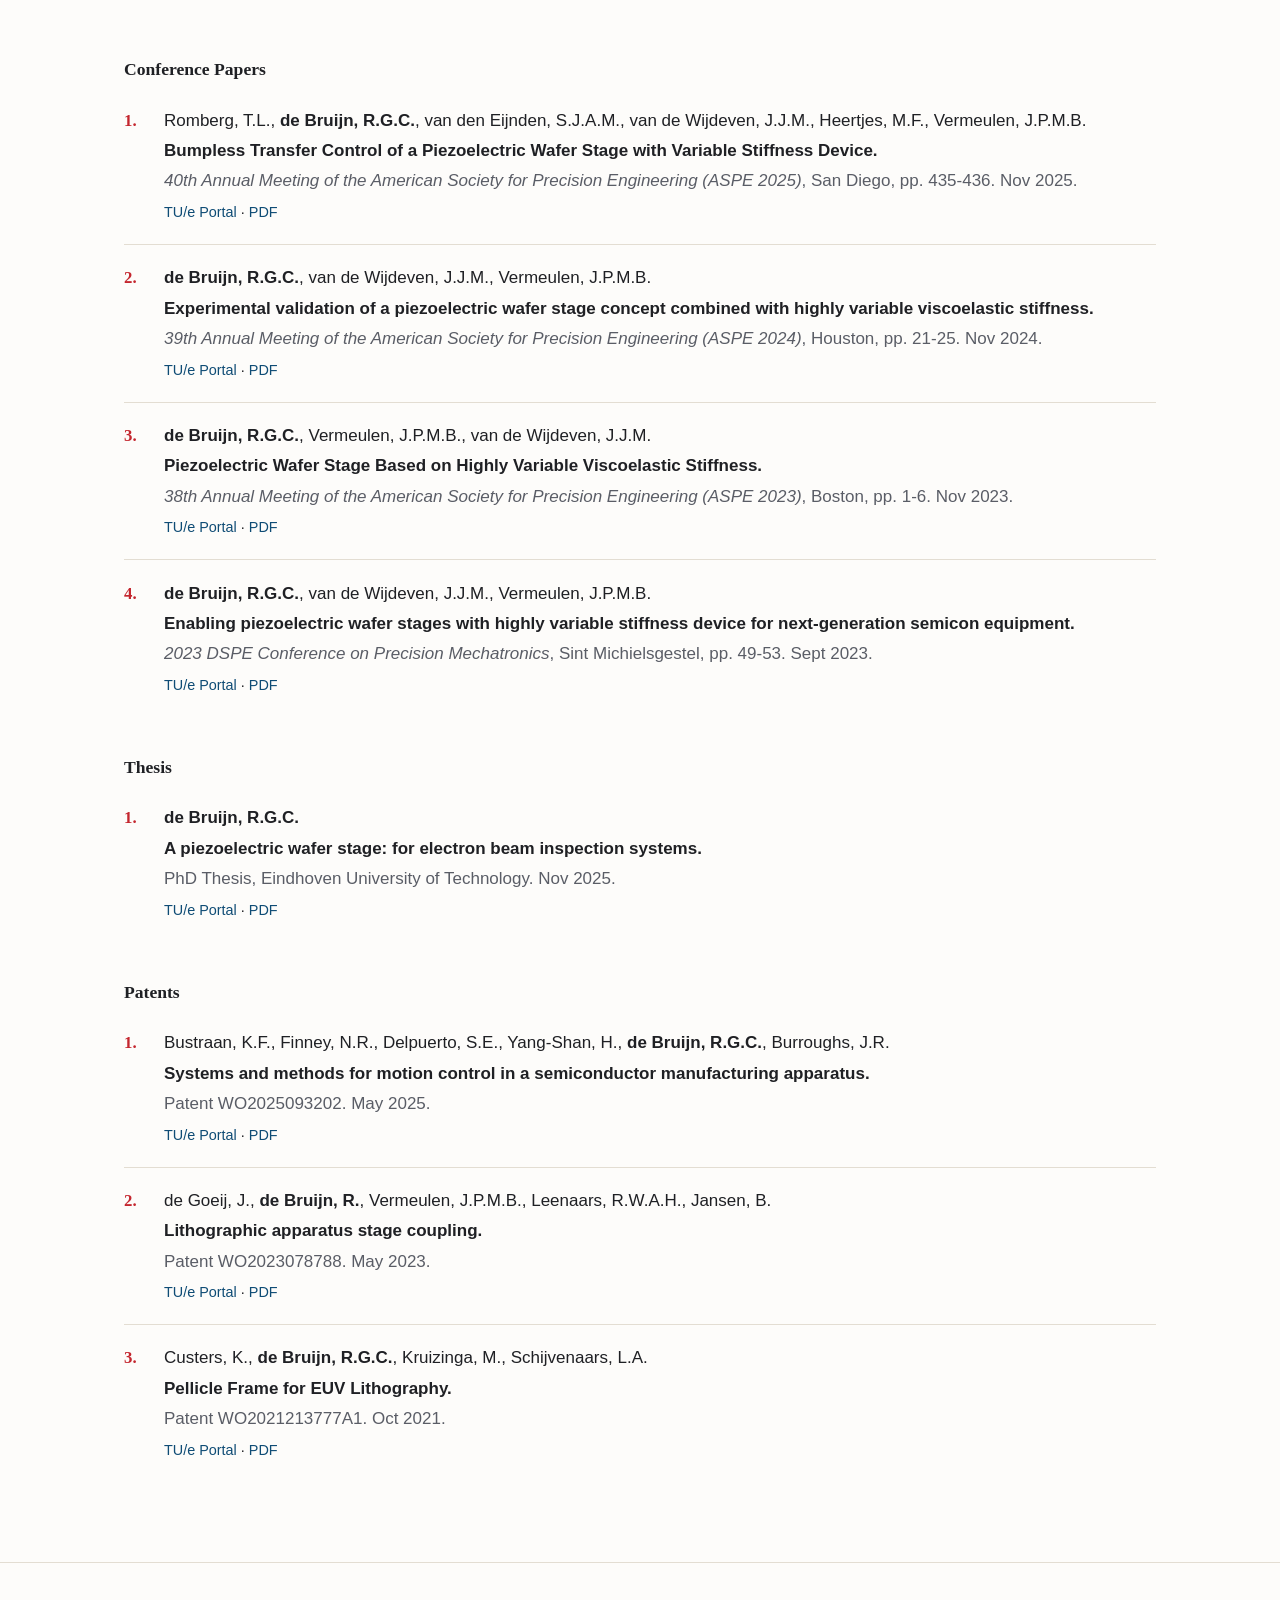
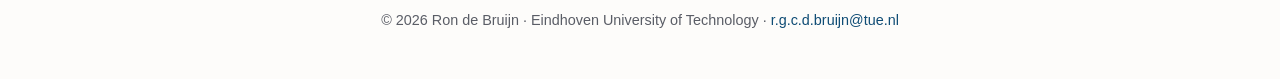
<file: research.html>
<!DOCTYPE html>
<html lang="en">
<head>
  <meta charset="UTF-8" />
  <meta name="viewport" content="width=device-width, initial-scale=1.0" />
  <title>Research &amp; Publications, Ron de Bruijn</title>
  <meta name="description" content="Research vision and complete list of publications of Ron de Bruijn, TU/e, precision mechatronics, mechatronic system design, and high-performance hardware." />
  <link rel="icon" href="data:image/svg+xml,<svg xmlns='http://www.w3.org/2000/svg' viewBox='0 0 100 100'><text y='.9em' font-size='90'>📘</text></svg>" />
  <link rel="stylesheet" href="styles.css" />
</head>
<body>
  <header class="site-header">
    <div class="container nav-wrap">
      <a href="index.html" class="brand">Ron de Bruijn</a>
      <nav aria-label="Primary">
        <ul class="nav">
          <li><a href="index.html">About</a></li>
          <li><a href="research.html" class="active">Research &amp; Publications</a></li>
          <li><a href="education.html">Education</a></li>
          <li><a href="team.html">Team</a></li>
          <li><a href="dpe-lab.html">DPE Lab</a></li>
        </ul>
      </nav>
      <button class="nav-toggle" aria-label="Toggle menu" aria-expanded="false">
        <span></span><span></span><span></span>
      </button>
    </div>
  </header>

  <main>

    <!-- Page intro -->
    <section class="page-intro section">
      <div class="container">
        <p class="eyebrow">Research</p>
        <h1>Precision Mechatronics</h1>
        <p class="section-lede">
          My overarching goal is to advance the understanding of mechatronic systems and mechatronic design,
          including actuation, metrology, control, and system engineering, with a strong emphasis on both
          hardware realization and the underlying design process.
        </p>
      </div>
    </section>

    <!-- Research one-pager callout -->
    <section class="section section-alt" style="padding: 1.2rem 0;">
      <div class="container">
        <a
          href="assets/research-one-pager.pdf"
          target="_blank"
          rel="noopener"
          class="btn"
        >Download research overview (PDF) &#8599;</a>
      </div>
    </section>


    <!-- Vision -->
    <section class="section section-alt">
      <div class="container">
        <h2>Research Vision</h2>
        <p>
          My research extends classical precision engineering design principles towards modern,
          multidisciplinary mechatronic design, covering actuation, metrology, control and system
          engineering, with a strong emphasis on both hardware realization and the underlying design
          process. Systems in the high-tech domain increasingly require accuracy, reproducibility,
          throughput and cost efficiency to improve simultaneously, which calls for a rethink of how
          mechanical, electrical and control subsystems are designed and integrated.
        </p>
        <p>
          A recurring theme is the mechatronic integration of mechanical systems: turning traditionally
          passive components into active contributors to system performance. In practice, a substantial
          part of the effort lies in truly understanding the problem before proposing solutions. During
          the development of innovative concepts, I aim to fundamentally understand the underlying
          principles, often extending existing design principles in the process.
        </p>
        <p>
          Application-driven projects give rise to fundamental research questions, and the insights
          gained in turn enable better-performing, more reproducible systems across a wide range of
          domains. Most projects are carried out in close collaboration with industrial partners in the
          semiconductor equipment, scientific instrumentation, and medical technology sectors.
        </p>

        <h3 class="subhead">Three research pillars</h3>
        <div class="cards">
          <article class="card">
            <h3>Pillar I: High-Performance Mechatronic Systems</h3>
            <p>
              Design and development of high-performance mechatronic systems and scientific instrumentation.
              This pillar pushes the boundaries of what is achievable through integrated design,
              transforming passive components into active elements and developing system architectures
              that meet extreme performance requirements. It generates novel system concepts and identifies
              the fundamental challenges addressed in Pillar II.
            </p>
          </article>
          <article class="card">
            <h3>Pillar II: Fundamental Mechatronics</h3>
            <p>
              Development of fundamental concepts, design rules, and principles in mechatronics.
              Typically derived from application-driven research in Pillar I, these fundamentals
              improve the understanding of mechatronic systems and create impact across all three pillars.
              Topics include actuation principles, transmission design, structural dynamics,
              mechatronic architecture, and precision design methodology.
            </p>
          </article>
          <article class="card">
            <h3>Pillar III: Cross-Boundary Mechatronics</h3>
            <p>
              Applying mechatronic principles in adjacent disciplines, such as fluid systems, optics,
              metrology, and large-scale research infrastructure. These cross-boundary applications
              both enrich mechatronic methodology with new insights and demonstrate the broad
              relevance of precision mechatronic design beyond its traditional domains.
            </p>
          </article>
        </div>

        <p style="margin-top:1.5rem;">
          Typical research projects span multiple pillars. Application-driven projects are primarily
          positioned in Pillars I and II, where concrete systems give rise to fundamental research questions
          that are addressed in Pillar II, resulting in new insights and design principles. Cross-boundary
          projects (Pillar III) both benefit from and contribute to the methodologies developed in Pillar II.
        </p>
      </div>
    </section>


    <!-- Current Projects -->
    <section class="section" id="projects">
      <div class="container">
        <h2>Current Projects</h2>
        <p class="section-lede">
          A selection of ongoing research projects across the three pillars.
        </p>
        <div class="cards">
          <article class="card">
            <p class="meta" style="color:var(--accent); font-weight:500; font-size:.82rem; margin-bottom:.5rem;">Pillar I &middot; Design and development</p>
            <h3>Deformable Wafer Table</h3>
            <p>
              Design of an active wafer table that enables local compensation of wafer deformations
              using multiple thin layers of piezoelectric material, allowing both in-plane and
              out-of-plane corrections. Key challenges include validating deformations at the scale
              of single-digit nanometres and closing the feedback loop for real-time compensation.
              Required for further scaling of integrated circuits.
            </p>
            <p style="margin-top:.8rem; font-size:.9rem; color: var(--text-muted);">With: <a href="team.html">Bas Huisman</a></p>
          </article>
          <article class="card">
            <p class="meta" style="color:var(--accent); font-weight:500; font-size:.82rem; margin-bottom:.5rem;">Pillar II &middot; Fundamental mechatronics</p>
            <h3>Inerters in High-Tech Systems</h3>
            <p>
              The inerter provides a force proportional to relative acceleration, extending the
              passive mechanical toolbox beyond springs and dampers. Together, the three passive
              elements allow any desired passive mechanical network to be synthesised. This project
              investigates the application of inerters in semiconductor manufacturing and other
              high-tech systems, with improved vibration isolators as a key direction.
            </p>
            <p style="margin-top:.8rem; font-size:.9rem; color: var(--text-muted);">With: <a href="team.html">Michiel Collignon</a></p>
          </article>
          <article class="card">
            <p class="meta" style="color:var(--accent); font-weight:500; font-size:.82rem; margin-bottom:.5rem;">Pillar III &middot; Cross-boundary mechatronics</p>
            <h3>Fluid-Mechatronics</h3>
            <p>
              Active compensation of flow-induced vibrations in optical systems used in lithography.
              Cooling flows introduce disturbances that passive expansion chambers cannot sufficiently
              attenuate. The project covers vibration transmission path modelling in cooling circuits
              (including electro-mechano-acoustic coupling), the design of actuation systems for
              waterline acoustics, and robust active noise control approaches.
            </p>
            <p style="margin-top:.8rem; font-size:.9rem; color: var(--text-muted);">With: <a href="team.html">Marin Jalšić</a></p>
          </article>
        </div>
      </div>
    </section>

    <!-- Publications -->
    <section class="section" id="publications">
      <div class="container">
        <h2>Publications</h2>
        <p class="section-lede">
          Complete list. Also available on the
          <a href="https://research.tue.nl/en/persons/ron-de-bruijn/publications/" target="_blank" rel="noopener">TU/e Research Portal</a>
          and <a href="https://orcid.org/0000-0002-0210-2057" target="_blank" rel="noopener">ORCID</a>.
        </p>

        <h3 class="subhead" style="margin-top:0;">Journal Articles</h3>
        <ol class="pubs">
          <li>
            <span class="pub-authors"><strong>de Bruijn, R.G.C.</strong>, van de Wijdeven, J.J.M., Vermeulen, J.P.M.B.</span>
            <span class="pub-title">Variable Stiffness for Acceleration and Accuracy.</span>
            <span class="pub-venue"><em>Mikroniek</em>, Vol. 2026, No. 3, pp. 18-23. Jun 2026.</span>
            <span class="pub-links">
              <a href="https://research.tue.nl/en/publications/variable-stiffness-for-acceleration-and-accuracy/" target="_blank" rel="noopener">TU/e Portal</a> ·
              <a href="https://research.tue.nl/files/394527623/Mikroniek_2026-3_-_Piezoelectric_waferstage.pdf" target="_blank" rel="noopener">PDF</a>
            </span>
          </li>
          <li>
            <span class="pub-authors"><strong>de Bruijn, R.G.C.</strong></span>
            <span class="pub-title">Design Principles for the Next Generation.</span>
            <span class="pub-venue"><em>Mikroniek</em>, Vol. 2025, No. 6. Feb 2026.</span>
            <span class="pub-links">
              <a href="https://research.tue.nl/en/publications/design-principles-for-the-next-generation/" target="_blank" rel="noopener">TU/e Portal</a> ·
              <a href="https://research.tue.nl/files/381207017/Mikroniek_2026-1_-_Editorial.pdf" target="_blank" rel="noopener">PDF</a>
            </span>
          </li>
          <li>
            <span class="pub-authors"><strong>de Bruijn, R.</strong></span>
            <span class="pub-title">Beyond Inertial Match: Optimal transmission ratio values for a payload subject to additional forces.</span>
            <span class="pub-venue"><em>Mikroniek</em>, Vol. 63, No. 2, pp. 5-10. Apr 2023.</span>
            <span class="pub-links">
              <a href="https://research.tue.nl/en/publications/beyond-inertial-match-optimal-transmission-ratio-values-for-a-pay/" target="_blank" rel="noopener">TU/e Portal</a> ·
              <a href="https://research.tue.nl/files/295575466/BeyondInertialMatch2023.pdf" target="_blank" rel="noopener">PDF</a>
            </span>
          </li>
        </ol>

        <h3 class="subhead">Conference Papers</h3>
        <ol class="pubs">
          <li>
            <span class="pub-authors">Romberg, T.L., <strong>de Bruijn, R.G.C.</strong>, van den Eijnden, S.J.A.M., van de Wijdeven, J.J.M., Heertjes, M.F., Vermeulen, J.P.M.B.</span>
            <span class="pub-title">Bumpless Transfer Control of a Piezoelectric Wafer Stage with Variable Stiffness Device.</span>
            <span class="pub-venue"><em>40th Annual Meeting of the American Society for Precision Engineering (ASPE 2025)</em>, San Diego, pp. 435-436. Nov 2025.</span>
            <span class="pub-links">
              <a href="https://research.tue.nl/en/publications/bumpless-transfer-control-of-a-piezoelectric-wafer-stage-with-var/" target="_blank" rel="noopener">TU/e Portal</a> ·
              <a href="https://research.tue.nl/files/371626529/ASPE_2025_BTC_of_a_piezoelectric_wafer_stage_with_variable_stiffness_device.pdf" target="_blank" rel="noopener">PDF</a>
            </span>
          </li>
          <li>
            <span class="pub-authors"><strong>de Bruijn, R.G.C.</strong>, van de Wijdeven, J.J.M., Vermeulen, J.P.M.B.</span>
            <span class="pub-title">Experimental validation of a piezoelectric wafer stage concept combined with highly variable viscoelastic stiffness.</span>
            <span class="pub-venue"><em>39th Annual Meeting of the American Society for Precision Engineering (ASPE 2024)</em>, Houston, pp. 21-25. Nov 2024.</span>
            <span class="pub-links">
              <a href="https://research.tue.nl/en/publications/experimental-validation-of-a-piezoelectric-wafer-stage-concept-co/" target="_blank" rel="noopener">TU/e Portal</a> ·
              <a href="https://research.tue.nl/files/357031085/publised_version.pdf" target="_blank" rel="noopener">PDF</a>
            </span>
          </li>
          <li>
            <span class="pub-authors"><strong>de Bruijn, R.G.C.</strong>, Vermeulen, J.P.M.B., van de Wijdeven, J.J.M.</span>
            <span class="pub-title">Piezoelectric Wafer Stage Based on Highly Variable Viscoelastic Stiffness.</span>
            <span class="pub-venue"><em>38th Annual Meeting of the American Society for Precision Engineering (ASPE 2023)</em>, Boston, pp. 1-6. Nov 2023.</span>
            <span class="pub-links">
              <a href="https://research.tue.nl/en/publications/piezoelectric-wafer-stage-based-on-highly-variable-viscoelastic-s/" target="_blank" rel="noopener">TU/e Portal</a> ·
              <a href="https://research.tue.nl/files/343896725/Bruijn_Wijdeven_Vermeulen_-_2023_-_Piezoelectric_Wafer_Stage_Based_on_Highly_Variable_Viscoelastic_Stiffness.pdf" target="_blank" rel="noopener">PDF</a>
            </span>
          </li>
          <li>
            <span class="pub-authors"><strong>de Bruijn, R.G.C.</strong>, van de Wijdeven, J.J.M., Vermeulen, J.P.M.B.</span>
            <span class="pub-title">Enabling piezoelectric wafer stages with highly variable stiffness device for next-generation semicon equipment.</span>
            <span class="pub-venue"><em>2023 DSPE Conference on Precision Mechatronics</em>, Sint Michielsgestel, pp. 49-53. Sept 2023.</span>
            <span class="pub-links">
              <a href="https://research.tue.nl/en/publications/enabling-piezoelectric-wafer-stages-with-highly-variable-stiffnes/" target="_blank" rel="noopener">TU/e Portal</a> ·
              <a href="https://research.tue.nl/files/308369814/de_Bruijn_van_de_Wijdeven_Vermeulen_-_2023_-_Enabling_piezoelectric_wafer_stages_with_highly_variable_stiffness_device_for_next-genera.pdf" target="_blank" rel="noopener">PDF</a>
            </span>
          </li>
        </ol>

        <h3 class="subhead">Thesis</h3>
        <ol class="pubs">
          <li>
            <span class="pub-authors"><strong>de Bruijn, R.G.C.</strong></span>
            <span class="pub-title">A piezoelectric wafer stage: for electron beam inspection systems.</span>
            <span class="pub-venue">PhD Thesis, Eindhoven University of Technology. Nov 2025.</span>
            <span class="pub-links">
              <a href="https://research.tue.nl/en/publications/a-piezoelectric-wafer-stage-for-electron-beam-inspection-systems/" target="_blank" rel="noopener">TU/e Portal</a> ·
              <a href="https://research.tue.nl/files/370811583/Bruijn_-_2025_-_A_piezoelectric_wafer_stage.pdf" target="_blank" rel="noopener">PDF</a>
            </span>
          </li>
        </ol>

        <h3 class="subhead">Patents</h3>
        <ol class="pubs">
          <li>
            <span class="pub-authors">Bustraan, K.F., Finney, N.R., Delpuerto, S.E., Yang-Shan, H., <strong>de Bruijn, R.G.C.</strong>, Burroughs, J.R.</span>
            <span class="pub-title">Systems and methods for motion control in a semiconductor manufacturing apparatus.</span>
            <span class="pub-venue">Patent WO2025093202. May 2025.</span>
            <span class="pub-links">
              <a href="https://research.tue.nl/en/publications/systems-and-methods-for-motion-control-in-a-semiconductor-manufac/" target="_blank" rel="noopener">TU/e Portal</a> ·
              <a href="https://research.tue.nl/files/372212764/WO2025093202A1.pdf" target="_blank" rel="noopener">PDF</a>
            </span>
          </li>
          <li>
            <span class="pub-authors">de Goeij, J., <strong>de Bruijn, R.</strong>, Vermeulen, J.P.M.B., Leenaars, R.W.A.H., Jansen, B.</span>
            <span class="pub-title">Lithographic apparatus stage coupling.</span>
            <span class="pub-venue">Patent WO2023078788. May 2023.</span>
            <span class="pub-links">
              <a href="https://research.tue.nl/en/publications/lithographic-apparatus-stage-coupling/" target="_blank" rel="noopener">TU/e Portal</a> ·
              <a href="https://research.tue.nl/files/299018746/WO2023078788A1.pdf" target="_blank" rel="noopener">PDF</a>
            </span>
          </li>
          <li>
            <span class="pub-authors">Custers, K., <strong>de Bruijn, R.G.C.</strong>, Kruizinga, M., Schijvenaars, L.A.</span>
            <span class="pub-title">Pellicle Frame for EUV Lithography.</span>
            <span class="pub-venue">Patent WO2021213777A1. Oct 2021.</span>
            <span class="pub-links">
              <a href="https://research.tue.nl/en/publications/pellicle-frame-for-euv-lithography/" target="_blank" rel="noopener">TU/e Portal</a> ·
              <a href="https://research.tue.nl/files/317946725/WO2021213777A1.pdf" target="_blank" rel="noopener">PDF</a>
            </span>
          </li>
        </ol>

      </div>
    </section>

  </main>

  <footer class="site-footer">
    <div class="container">
      <p>&copy; <span id="year"></span> Ron de Bruijn &middot; Eindhoven University of Technology &middot; <a href="mailto:r.g.c.d.bruijn@tue.nl">r.g.c.d.bruijn@tue.nl</a></p>
    </div>
  </footer>

  <script>
    document.getElementById('year').textContent = new Date().getFullYear();
    const toggle = document.querySelector('.nav-toggle');
    const nav    = document.querySelector('.nav');
    toggle.addEventListener('click', () => {
      const open = nav.classList.toggle('open');
      toggle.setAttribute('aria-expanded', open);
    });
    nav.addEventListener('click', e => {
      if (e.target.tagName === 'A') {
        nav.classList.remove('open');
        toggle.setAttribute('aria-expanded', 'false');
      }
    });
  </script>
</body>
</html>
</file>
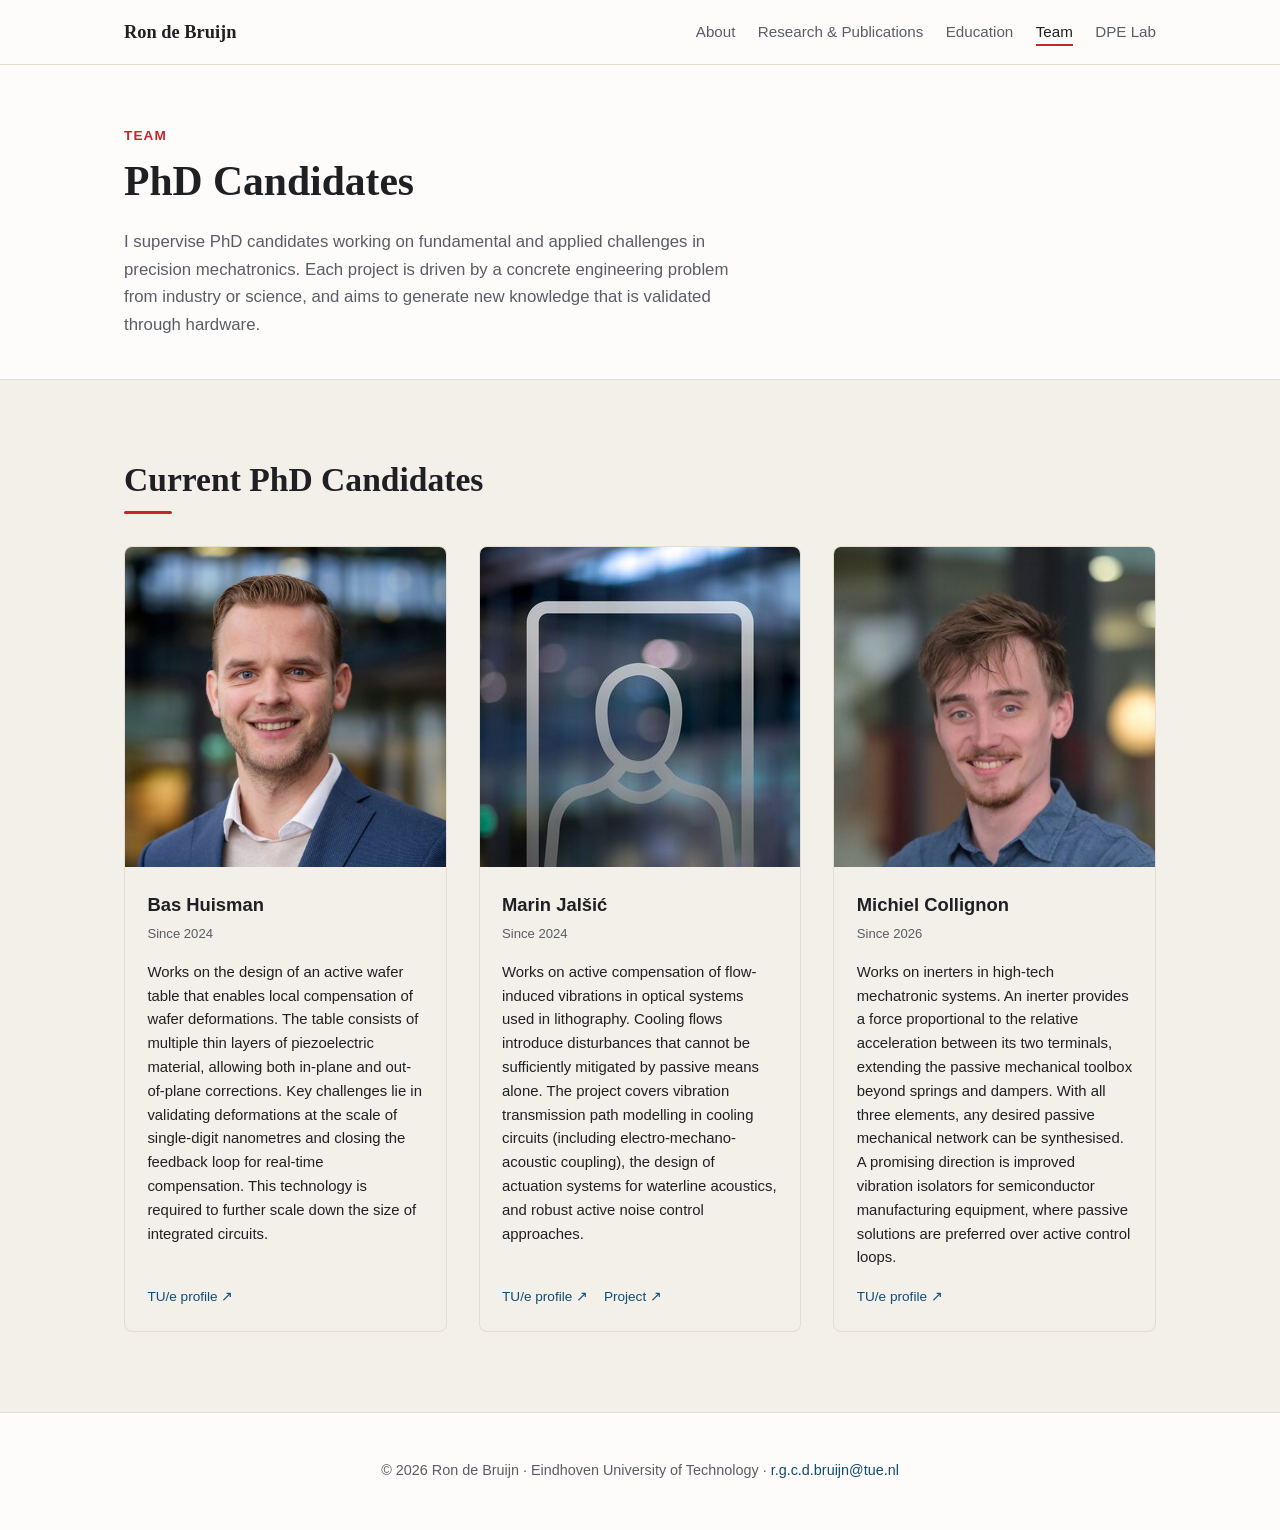
<file: team.html>
<!DOCTYPE html>
<html lang="en">
<head>
  <meta charset="UTF-8" />
  <meta name="viewport" content="width=device-width, initial-scale=1.0" />
  <title>Team, Ron de Bruijn</title>
  <meta name="description" content="PhD candidates in the de Bruijn group at TU/e, Design for Precision Engineering, precision mechatronics." />
  <link rel="icon" href="data:image/svg+xml,<svg xmlns='http://www.w3.org/2000/svg' viewBox='0 0 100 100'><text y='.9em' font-size='90'>📘</text></svg>" />
  <link rel="stylesheet" href="styles.css" />
  <style>
    .team-grid {
      display: grid;
      grid-template-columns: repeat(auto-fill, minmax(300px, 1fr));
      gap: 2rem;
      margin-top: 2rem;
    }
    .team-card {
      background: var(--surface);
      border: 1px solid var(--border);
      border-radius: 8px;
      overflow: hidden;
      display: flex;
      flex-direction: column;
    }
    .team-card-photo {
      width: 100%;
      aspect-ratio: 1 / 1;
      object-fit: cover;
      object-position: top center;
      display: block;
      background: #e8eaed;
    }
    .team-card-body {
      padding: 1.4rem;
      flex: 1;
      display: flex;
      flex-direction: column;
    }
    .team-card-name {
      font-size: 1.15rem;
      font-weight: 600;
      margin: 0 0 .2rem;
      color: var(--text);
    }
    .team-card-year {
      font-size: .82rem;
      color: var(--text-muted);
      margin: 0 0 1rem;
    }
    .team-card-desc {
      font-size: .93rem;
      line-height: 1.6;
      color: var(--text);
      flex: 1;
      margin: 0 0 1rem;
    }
    .team-card-links {
      font-size: .85rem;
      margin-top: auto;
    }
    .team-card-links a {
      margin-right: .75rem;
    }
    .award-badge {
      display: inline-block;
      background: #fff8e1;
      border: 1px solid #ffe082;
      color: #7a5c00;
      font-size: .78rem;
      font-weight: 500;
      padding: .2rem .55rem;
      border-radius: 3px;
      margin-bottom: .8rem;
    }
  </style>
</head>
<body>
  <header class="site-header">
    <div class="container nav-wrap">
      <a href="index.html" class="brand">Ron de Bruijn</a>
      <nav aria-label="Primary">
        <ul class="nav">
          <li><a href="index.html">About</a></li>
          <li><a href="research.html">Research &amp; Publications</a></li>
          <li><a href="education.html">Education</a></li>
          <li><a href="team.html" class="active">Team</a></li>
          <li><a href="dpe-lab.html">DPE Lab</a></li>
        </ul>
      </nav>
      <button class="nav-toggle" aria-label="Toggle menu" aria-expanded="false">
        <span></span><span></span><span></span>
      </button>
    </div>
  </header>

  <main>

    <section class="page-intro section">
      <div class="container">
        <p class="eyebrow">Team</p>
        <h1>PhD Candidates</h1>
        <p class="section-lede">
          I supervise PhD candidates working on fundamental and applied challenges in precision mechatronics.
          Each project is driven by a concrete engineering problem from industry or science,
          and aims to generate new knowledge that is validated through hardware.
        </p>
      </div>
    </section>

    <section class="section section-alt">
      <div class="container">
        <h2>Current PhD Candidates</h2>
        <div class="team-grid">

          <!-- Bas Huisman -->
          <div class="team-card">
            <img
              class="team-card-photo"
              src="assets/bas-huisman.jpg"
              alt="Bas Huisman"
              loading="lazy"
            />
            <div class="team-card-body">
              <p class="team-card-name">Bas Huisman</p>
              <p class="team-card-year">Since 2024</p>
<p class="team-card-desc">
                Works on the design of an active wafer table that enables local compensation of
                wafer deformations. The table consists of multiple thin layers of piezoelectric
                material, allowing both in-plane and out-of-plane corrections. Key challenges lie
                in validating deformations at the scale of single-digit nanometres and closing the
                feedback loop for real-time compensation. This technology is required to further
                scale down the size of integrated circuits.
              </p>
              <div class="team-card-links">
                <a href="https://research.tue.nl/en/persons/bas-huisman/" target="_blank" rel="noopener">TU/e profile &#8599;</a>
              </div>
            </div>
          </div>

          <!-- Marin Jalšić -->
          <div class="team-card">
            <img
              class="team-card-photo"
              src="assets/marin-jalsic.jpg"
              alt="Marin Jalšić"
              loading="lazy"
            />
            <div class="team-card-body">
              <p class="team-card-name">Marin Jalšić</p>
              <p class="team-card-year">Since 2024</p>
              <p class="team-card-desc">
                Works on active compensation of flow-induced vibrations in optical systems used
                in lithography. Cooling flows introduce disturbances that cannot be sufficiently
                mitigated by passive means alone. The project covers vibration transmission path
                modelling in cooling circuits (including electro-mechano-acoustic coupling), the
                design of actuation systems for waterline acoustics, and robust active noise
                control approaches.
              </p>
              <div class="team-card-links">
                <a href="https://research.tue.nl/en/persons/marin-jal%C5%A1i%C4%87/" target="_blank" rel="noopener">TU/e profile &#8599;</a>
                <a href="https://research.tue.nl/en/projects/dynamics-of-air-entrapment-in-cooling-circuits-for-lithographic-e/" target="_blank" rel="noopener">Project &#8599;</a>
              </div>
            </div>
          </div>

          <!-- Michiel Collignon -->
          <div class="team-card">
            <img
              class="team-card-photo"
              src="assets/michiel-collignon.jpg"
              alt="Michiel Collignon"
              loading="lazy"
            />
            <div class="team-card-body">
              <p class="team-card-name">Michiel Collignon</p>
              <p class="team-card-year">Since 2026</p>
              <p class="team-card-desc">
                Works on inerters in high-tech mechatronic systems. An inerter provides a force
                proportional to the relative acceleration between its two terminals, extending the
                passive mechanical toolbox beyond springs and dampers. With all three elements,
                any desired passive mechanical network can be synthesised. A promising direction
                is improved vibration isolators for semiconductor manufacturing equipment, where
                passive solutions are preferred over active control loops.
              </p>
              <div class="team-card-links">
                <a href="https://research.tue.nl/en/persons/michiel-collignon/" target="_blank" rel="noopener">TU/e profile &#8599;</a>
              </div>
            </div>
          </div>

        </div>
      </div>
    </section>

  </main>

  <footer class="site-footer">
    <div class="container">
      <p>&copy; <span id="year"></span> Ron de Bruijn &middot; Eindhoven University of Technology &middot; <a href="mailto:r.g.c.d.bruijn@tue.nl">r.g.c.d.bruijn@tue.nl</a></p>
    </div>
  </footer>

  <script>
    document.getElementById('year').textContent = new Date().getFullYear();
    const toggle = document.querySelector('.nav-toggle');
    const nav    = document.querySelector('.nav');
    toggle.addEventListener('click', () => {
      const open = nav.classList.toggle('open');
      toggle.setAttribute('aria-expanded', open);
    });
    nav.addEventListener('click', e => {
      if (e.target.tagName === 'A') {
        nav.classList.remove('open');
        toggle.setAttribute('aria-expanded', 'false');
      }
    });
  </script>
</body>
</html>
</file>
<file: styles.css>
/* ==========================================================================
   Ron de Bruijn — personal academic site
   Plain CSS, no framework. Easy to tweak.
   ========================================================================== */

:root {
  --max-width: 1080px;
  --bg: #fdfcfa;
  --bg-alt: #f3efe9;
  --text: #1f2024;
  --text-muted: #5a5d66;
  --border: #e3ddd2;
  --accent: #c4262e;          /* TU/e red, used sparingly */
  --accent-dark: #8e1b21;
  --link: #0f4c75;
  --link-hover: #1b6ca8;
  --radius: 8px;
  --shadow-sm: 0 1px 2px rgba(0,0,0,.04);
  --shadow-md: 0 4px 16px rgba(0,0,0,.06);
  --serif: "Charter", "Iowan Old Style", Georgia, "Times New Roman", serif;
  --sans:  "Inter", -apple-system, BlinkMacSystemFont, "Segoe UI", Roboto, "Helvetica Neue", Arial, sans-serif;
}

/* ---------- Reset / base ---------- */
* { box-sizing: border-box; }
html { scroll-behavior: smooth; }
body {
  margin: 0;
  font-family: var(--sans);
  font-size: 17px;
  line-height: 1.65;
  color: var(--text);
  background: var(--bg);
  -webkit-font-smoothing: antialiased;
}
img { max-width: 100%; height: auto; display: block; }
a {
  color: var(--link);
  text-decoration: none;
  border-bottom: 1px solid transparent;
  transition: border-color .15s, color .15s;
}
a:hover { color: var(--link-hover); border-bottom-color: currentColor; }

h1, h2, h3 { font-family: var(--serif); font-weight: 600; line-height: 1.2; }
h1 { font-size: clamp(2.2rem, 4.5vw, 3.2rem); margin: .2em 0 .35em; }
h2 { font-size: clamp(1.6rem, 3vw, 2.1rem); margin: 0 0 .8em; position: relative; padding-bottom: .4em; }
h2::after {
  content: "";
  position: absolute;
  left: 0; bottom: 0;
  width: 48px; height: 3px;
  background: var(--accent);
  border-radius: 2px;
}
h3 { font-size: 1.2rem; margin: 0 0 .4em; }

.container {
  width: 100%;
  max-width: var(--max-width);
  margin: 0 auto;
  padding: 0 1.5rem;
}

/* ---------- Header / nav ---------- */
.site-header {
  position: sticky;
  top: 0;
  z-index: 50;
  background: rgba(253, 252, 250, 0.92);
  backdrop-filter: saturate(150%) blur(8px);
  border-bottom: 1px solid var(--border);
}
.nav-wrap {
  display: flex;
  align-items: center;
  justify-content: space-between;
  height: 64px;
}
.brand {
  font-family: var(--serif);
  font-size: 1.15rem;
  font-weight: 600;
  color: var(--text);
  border: none;
}
.brand:hover { color: var(--accent); }

.nav {
  display: flex;
  gap: 1.4rem;
  list-style: none;
  margin: 0; padding: 0;
}
.nav a {
  color: var(--text-muted);
  font-size: .95rem;
  border: none;
  position: relative;
}
.nav a:hover { color: var(--text); }
.nav a::after {
  content: "";
  position: absolute;
  left: 0; right: 0; bottom: -6px;
  height: 2px;
  background: var(--accent);
  transform: scaleX(0);
  transition: transform .18s ease;
  transform-origin: left;
}
.nav a:hover::after { transform: scaleX(1); }
.nav a.active { color: var(--text); font-weight: 500; }
.nav a.active::after { transform: scaleX(1); }

.nav-toggle {
  display: none;
  background: none;
  border: none;
  cursor: pointer;
  padding: 8px;
  flex-direction: column;
  gap: 4px;
}
.nav-toggle span {
  display: block;
  width: 22px; height: 2px;
  background: var(--text);
  border-radius: 2px;
}

/* ---------- Sections ---------- */
.section {
  padding: 5rem 0;
}
.section-alt { background: var(--bg-alt); }
.section-lede {
  font-size: 1.05rem;
  color: var(--text-muted);
  max-width: 65ch;
  margin: 0 0 2rem;
}
.subhead {
  margin-top: 2.5rem;
  font-size: 1.1rem;
}

/* ---------- Page intro (inner pages) ---------- */
.page-intro {
  padding: 3.5rem 0 2.5rem;
  border-bottom: 1px solid var(--border);
}
.page-intro h1 { font-size: clamp(1.8rem, 3.5vw, 2.6rem); margin: .2em 0 .5em; }
.page-intro .section-lede { margin-bottom: 0; }

/* ---------- Timeline ---------- */
.timeline {
  list-style: none;
  padding: 0 0 0 1.5rem;
  margin: 0;
  border-left: 3px solid var(--border);
}
.timeline li {
  position: relative;
  padding: 0 0 2rem;
}
.timeline li:last-child { padding-bottom: 0; }
.timeline li::before {
  content: "";
  position: absolute;
  left: -1.85rem;
  top: .45em;
  width: 12px; height: 12px;
  border-radius: 50%;
  background: var(--accent);
  border: 2px solid var(--bg);
  box-shadow: 0 0 0 2px var(--accent);
}
.timeline-year {
  display: block;
  font-size: .82rem;
  font-weight: 700;
  letter-spacing: .07em;
  text-transform: uppercase;
  color: var(--accent);
  margin-bottom: .2rem;
}
.timeline-title {
  font-family: var(--serif);
  font-weight: 600;
  font-size: 1.05rem;
  display: block;
}
.timeline-meta {
  color: var(--text-muted);
  font-size: .93rem;
  margin-top: .2rem;
}

/* ---------- Quote / callout ---------- */
.callout {
  border-left: 4px solid var(--accent);
  padding: .8rem 1.2rem;
  background: var(--bg-alt);
  border-radius: 0 var(--radius) var(--radius) 0;
  font-style: italic;
  color: var(--text-muted);
  margin: 1.5rem 0;
}

/* ---------- Hero ---------- */
.hero { padding: 5rem 0 4rem; }
.hero-grid {
  display: grid;
  grid-template-columns: 1.4fr 1fr;
  gap: 3rem;
  align-items: center;
}
.eyebrow {
  display: inline-block;
  font-size: .85rem;
  font-weight: 600;
  letter-spacing: .08em;
  text-transform: uppercase;
  color: var(--accent);
  margin: 0;
}
.lede {
  font-size: 1.15rem;
  color: var(--text);
}
.cta-row {
  display: flex;
  gap: .8rem;
  flex-wrap: wrap;
  margin-top: 1.5rem;
}
.btn {
  display: inline-block;
  padding: .7rem 1.4rem;
  border-radius: var(--radius);
  background: var(--accent);
  color: #fff;
  font-weight: 500;
  font-size: .95rem;
  border: 1px solid var(--accent);
  transition: background .15s, transform .05s;
}
.btn:hover { background: var(--accent-dark); border-color: var(--accent-dark); color: #fff; border-bottom-color: var(--accent-dark); }
.btn:active { transform: translateY(1px); }
.btn-ghost {
  background: transparent;
  color: var(--accent);
}
.btn-ghost:hover { background: var(--accent); color: #fff; }

.hero-photo img,
.photo-placeholder {
  width: 100%;
  max-width: 320px;
  aspect-ratio: 1 / 1;
  border-radius: 50%;
  object-fit: cover;
  margin: 0 auto;
  box-shadow: var(--shadow-md);
  background: var(--bg-alt);
}
.photo-placeholder {
  display: flex;
  align-items: center;
  justify-content: center;
  text-align: center;
  color: var(--text-muted);
  font-size: .9rem;
  padding: 1rem;
  border: 2px dashed var(--border);
}
.photo-placeholder code {
  background: #fff;
  padding: 1px 5px;
  border-radius: 3px;
  font-size: .85rem;
}

/* ---------- Cards ---------- */
.cards {
  display: grid;
  grid-template-columns: repeat(auto-fit, minmax(260px, 1fr));
  gap: 1.2rem;
  margin-top: 1rem;
}
.card {
  background: #fff;
  border: 1px solid var(--border);
  border-radius: var(--radius);
  padding: 1.4rem;
  box-shadow: var(--shadow-sm);
  transition: transform .15s, box-shadow .15s;
}
.section-alt .card { background: #fff; }
.card:hover {
  transform: translateY(-2px);
  box-shadow: var(--shadow-md);
}
.card h3 { color: var(--text); }
.card p { margin: 0; color: var(--text-muted); }
.card .meta {
  font-size: .85rem;
  color: var(--accent);
  margin-bottom: .5rem;
  font-weight: 500;
}

/* ---------- Publications ---------- */
.pubs {
  list-style: none;
  counter-reset: pub;
  padding: 0;
  margin: 0;
}
.pubs li {
  counter-increment: pub;
  padding: 1.2rem 0 1.2rem 2.5rem;
  border-bottom: 1px solid var(--border);
  position: relative;
}
.pubs li:last-child { border-bottom: none; }
.pubs li::before {
  content: counter(pub) ".";
  position: absolute;
  left: 0;
  top: 1.2rem;
  font-family: var(--serif);
  font-weight: 600;
  color: var(--accent);
  font-size: 1.05rem;
}
.pub-authors,
.pub-title,
.pub-venue,
.pub-links { display: block; }
.pub-title {
  font-weight: 600;
  margin: .15rem 0;
}
.pub-venue { color: var(--text-muted); }
.pub-links { margin-top: .35rem; font-size: .9rem; }

/* ---------- Contact ---------- */
.contact-grid {
  display: grid;
  grid-template-columns: 1fr 1fr;
  gap: 2.5rem;
}
.links {
  list-style: none;
  padding: 0;
  margin: .5rem 0 0;
}
.links li { padding: .25rem 0; }

/* ---------- Footer ---------- */
.site-footer {
  border-top: 1px solid var(--border);
  padding: 2rem 0;
  font-size: .9rem;
  color: var(--text-muted);
  text-align: center;
}

/* ---------- Two-column layout helper ---------- */
.two-col {
  display: grid;
  grid-template-columns: 1fr 1fr;
  gap: 2.5rem;
  margin-bottom: 2rem;
}

/* ---------- Responsive ---------- */
@media (max-width: 760px) {
  .two-col { grid-template-columns: 1fr; }
  .page-intro { padding: 2.5rem 0 2rem; }
  .hero-grid {
    grid-template-columns: 1fr;
    text-align: center;
  }
  .hero-photo { order: -1; }
  .hero-photo img,
  .photo-placeholder { max-width: 200px; }
  .eyebrow { display: inline-block; }
  .cta-row { justify-content: center; }
  .contact-grid { grid-template-columns: 1fr; }

  .nav-toggle { display: flex; }
  .nav {
    display: none;
    position: absolute;
    top: 64px; left: 0; right: 0;
    flex-direction: column;
    gap: 0;
    background: var(--bg);
    border-bottom: 1px solid var(--border);
    padding: .5rem 1.5rem 1rem;
  }
  .nav.open { display: flex; }
  .nav li { padding: .6rem 0; border-bottom: 1px solid var(--border); }
  .nav li:last-child { border-bottom: none; }
}

/* ---------- Print ---------- */
@media print {
  .site-header, .site-footer, .cta-row, .nav-toggle { display: none; }
  .section { padding: 1.5rem 0; page-break-inside: avoid; }
  body { font-size: 11pt; color: #000; background: #fff; }
}
</file>
